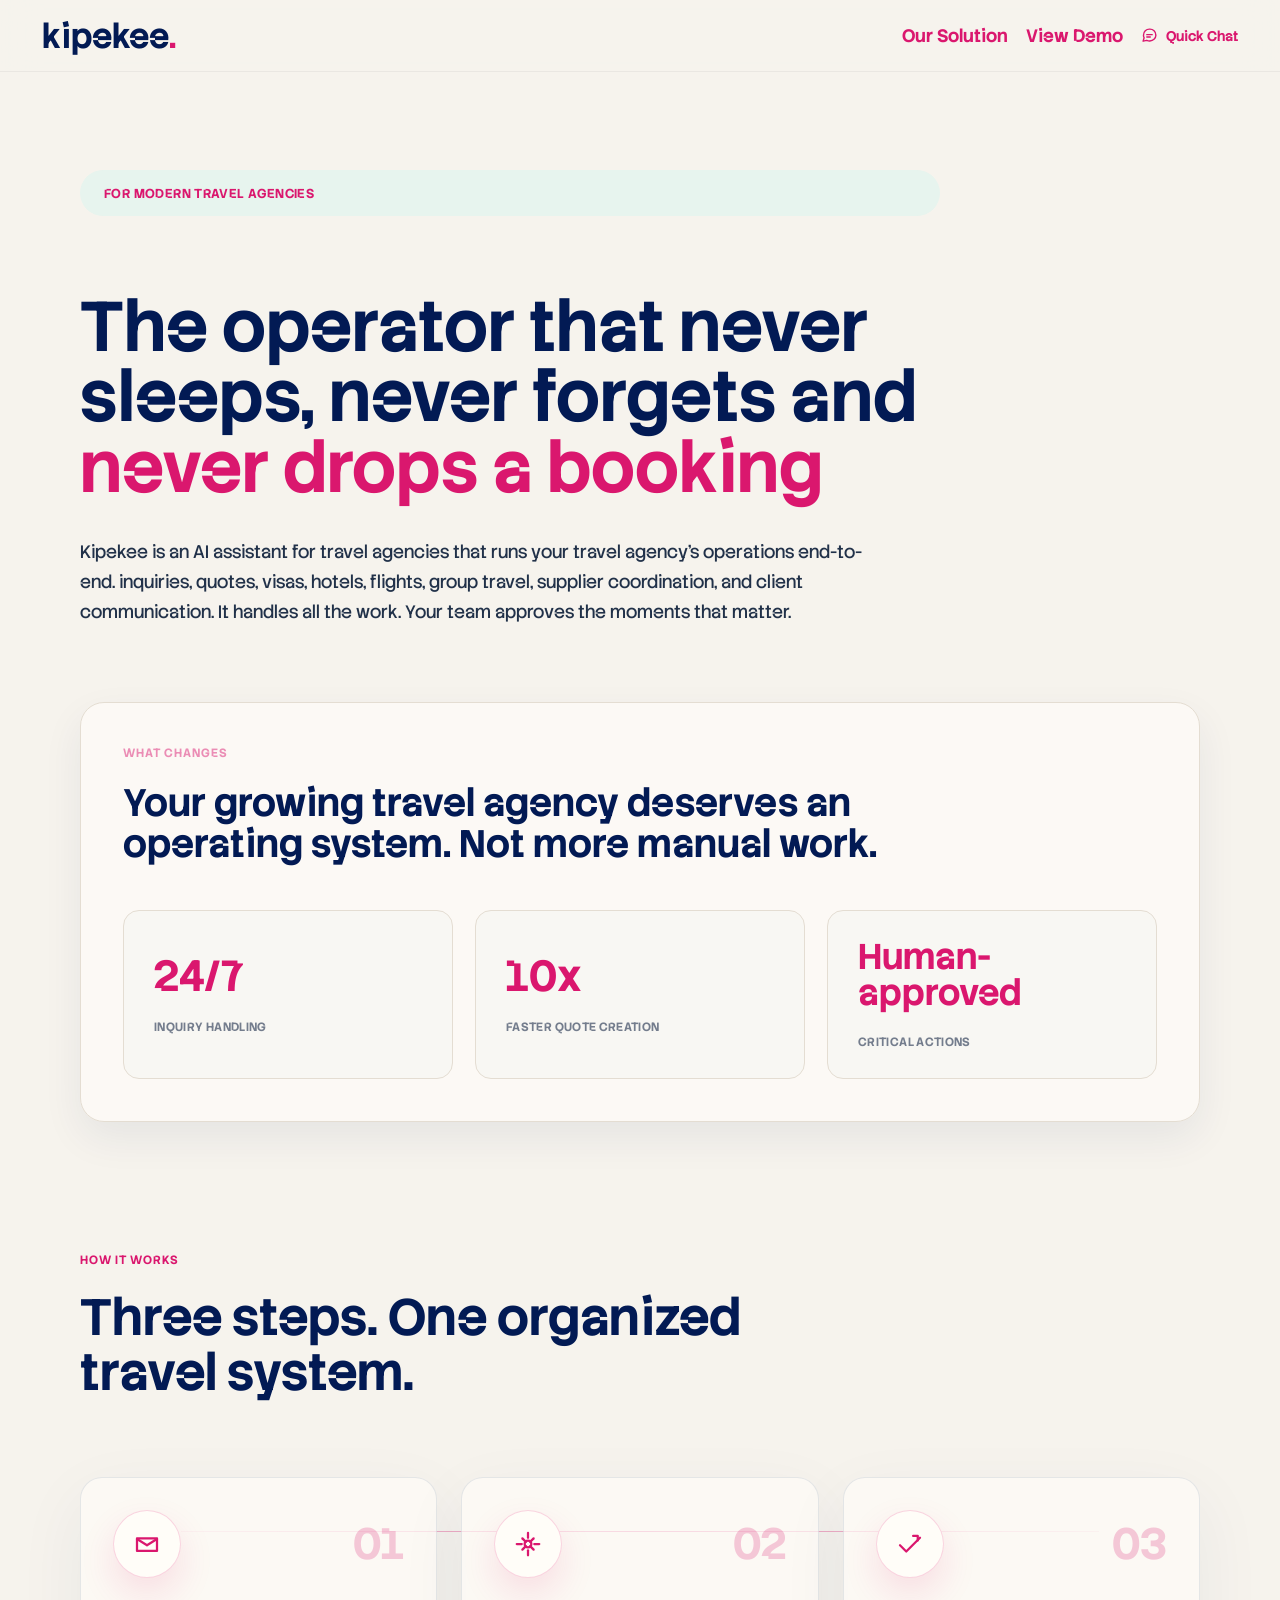
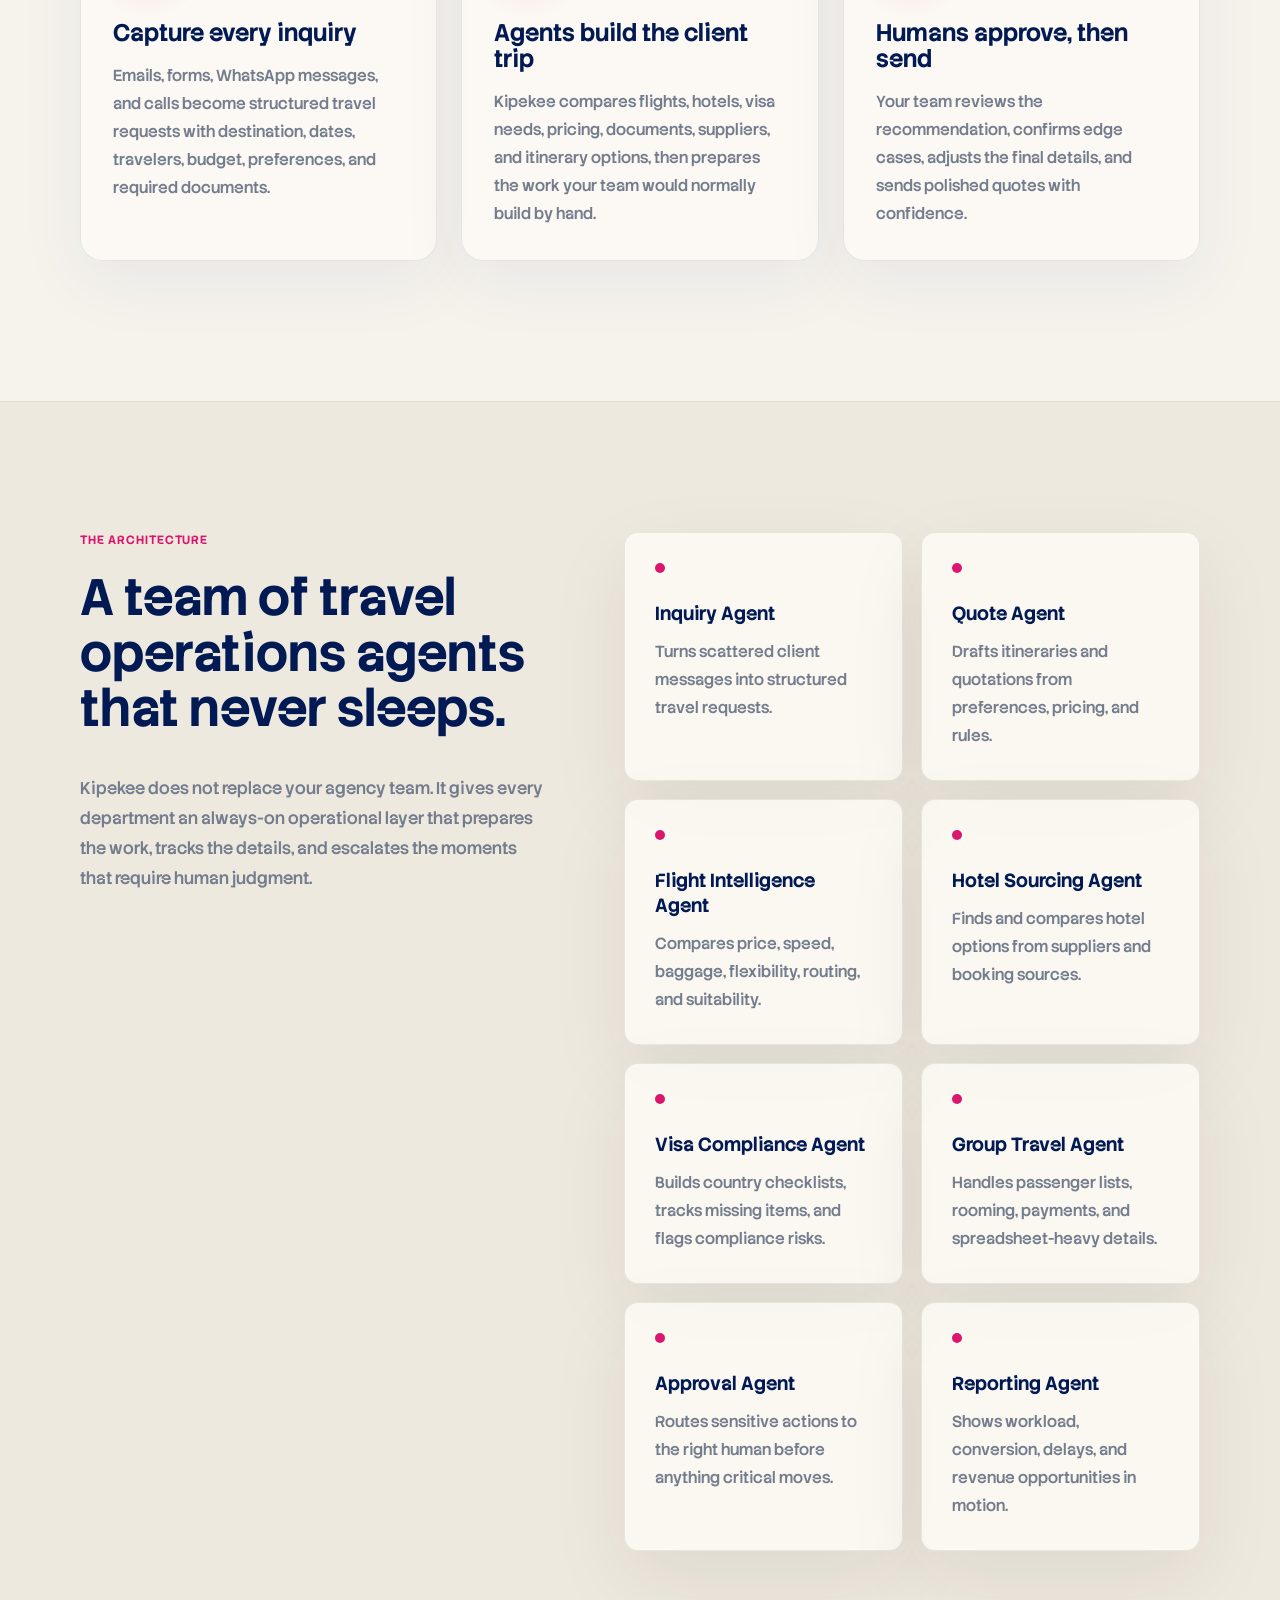
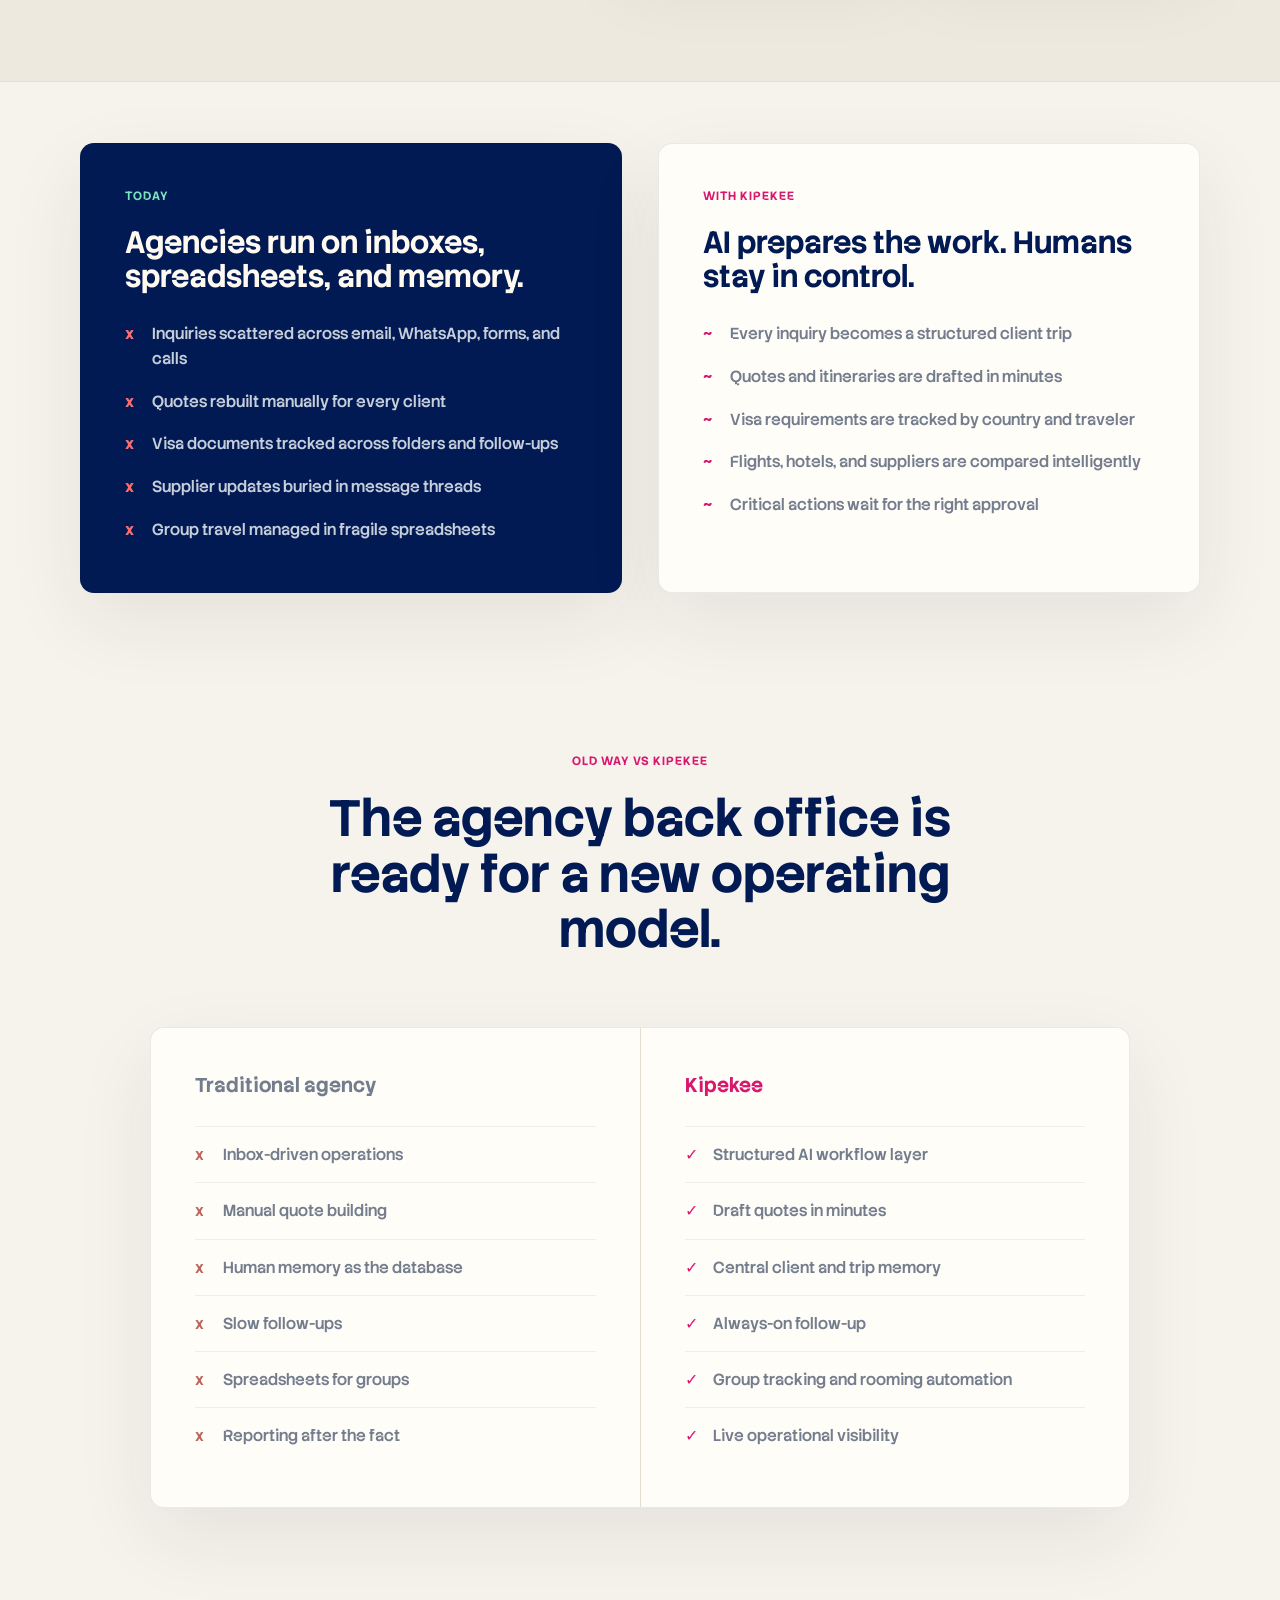
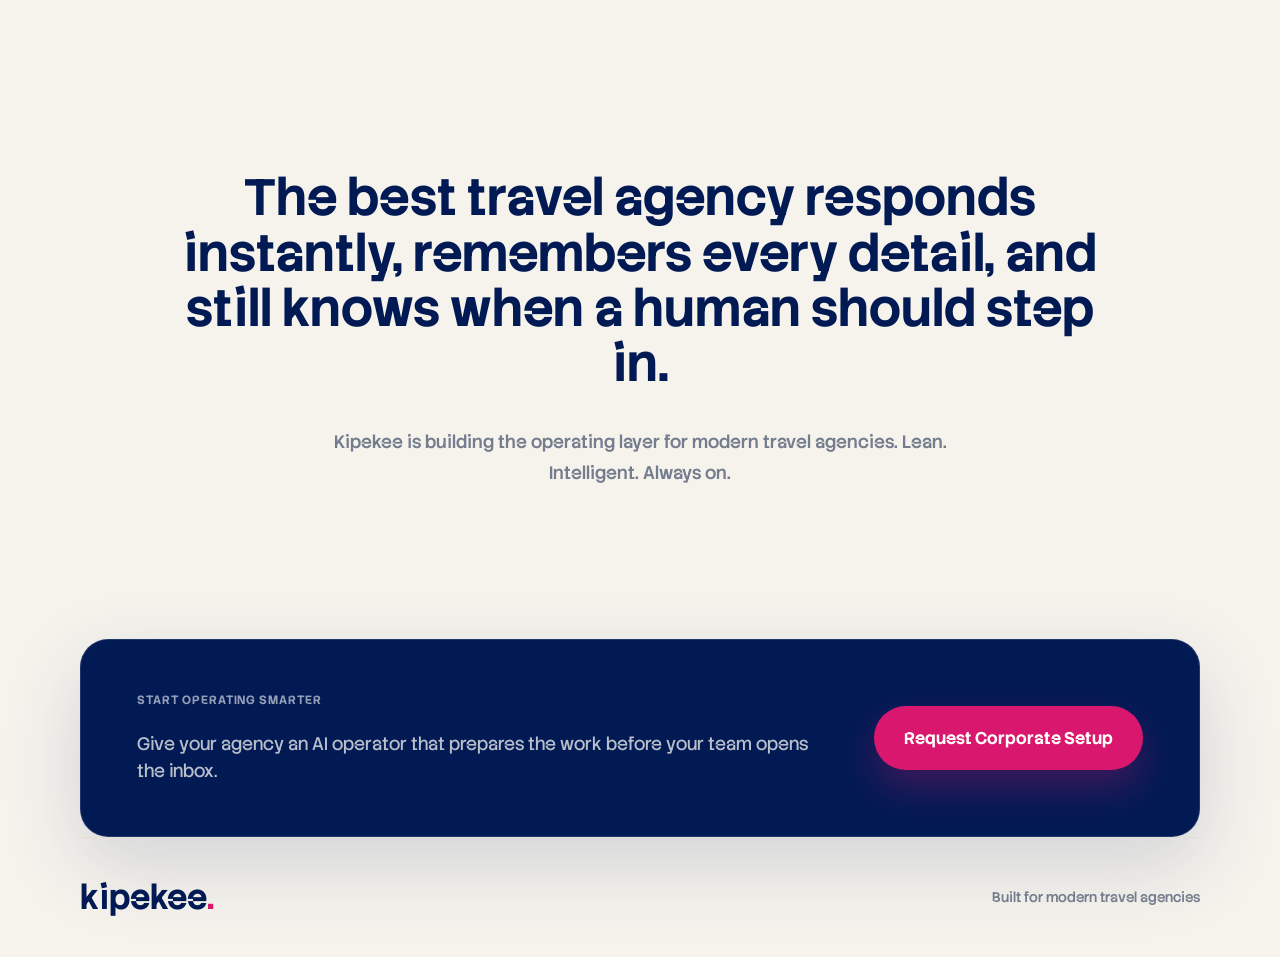
<file: index.html>
<!doctype html>
<html lang="en">
  <head>
    <meta charset="UTF-8" />
    <meta name="viewport" content="width=device-width, initial-scale=1.0" />
    <meta
      name="description"
      content="Kipekee is an AI operating system for travel agencies that automates inquiries, quotes, visas, suppliers, group travel, and client communication with human approval."
    />
    <title>Kipekee - AI Travel Operations</title>
    <link rel="stylesheet" href="styles.css" />
  </head>
  <body>
    <header class="nav">
      <a class="brand" href="#top" aria-label="Kipekee home">kipekee<span>.</span></a>
      <div class="nav-details" aria-label="Kipekee contact details">
        <a class="nav-link" href="solution.html">Our Solution</a>
        <a class="nav-link" href="dashboard.html">View Demo</a>
        <button class="quick-chat-trigger" type="button" aria-controls="quick-chat" aria-expanded="false">
          <svg viewBox="0 0 24 24" aria-hidden="true">
            <path d="M21 11.5a8.4 8.4 0 0 1-8.7 8.2 9.5 9.5 0 0 1-4.1-.9L3 20l1.4-4.8a7.8 7.8 0 0 1-.9-3.7A8.4 8.4 0 0 1 12.2 3 8.4 8.4 0 0 1 21 11.5Z" />
            <path d="M8.2 10.8h7.6" />
            <path d="M8.2 14h4.9" />
          </svg>
          Quick Chat
        </button>
      </div>
    </header>

    <main id="top">
      <section class="hero section-shell">
        <div class="label-bar">For modern travel agencies</div>
        <h1>
         The operator that never sleeps, never forgets and 
          <span>never drops a booking</span>
       </h1>
      
        <p>
          Kipekee is an AI assistant for travel agencies that runs your travel agency's operations end-to-end.
          inquiries, quotes, visas, hotels, flights, group travel, supplier coordination,
          and client communication. It handles all the work. Your team approves the moments
          that matter.
        </p>
       
        <!-- <h2>
          The operator that never sleeps, never forgets, and never lets a
          <span>quote go cold.</span>
       </h2>
        <h3>
        Your travel agency deserves an operating system. Not more manual work.
        </h3>
        <p>
          Kipekee is an AI assistant for travel agencies that gets the back office moving:
          inquiries, quotes, visas, hotels, flights, group travel, supplier coordination,
          and client communication. It handles all the work. Your team approves the moments
          that matter.
        </p> -->
      </section>

      <section class="metrics section-shell" aria-label="Kipekee metrics">
        <span class="kicker">What changes</span>
       <h3>
          Your growing travel agency deserves an operating system. Not more manual work.
        </h3>
        <div class="metric">
          <strong>24/7</strong>
          <span>Inquiry handling</span>
        </div>
        <div class="metric">
          <strong>10x</strong>
          <span>Faster quote creation</span>
        </div>
        <div class="metric">
          <strong>Human-approved</strong>
          <span>Critical actions</span>
        </div>
      
      </section>

      <section class="how section-shell">
        <div class="section-heading">
          <span class="kicker">How it works</span>
          <h2> Three steps. One <span>organized travel system.</span> </h2>
        </div>

        <div class="steps">
          <article>
            <div class="step-top">
              <div class="step-icon" aria-hidden="true">
                <svg viewBox="0 0 24 24" focusable="false">
                  <path d="M4 7.5h16v10H4z" />
                  <path d="m4 8 8 5 8-5" />
                </svg>
              </div>
              <div class="step-number">01</div>
            </div>
            <h3>Capture every inquiry</h3>
            <p>
              Emails, forms, WhatsApp messages, and calls become structured travel
              requests with destination, dates, travelers, budget, preferences, and
              required documents.
            </p>
          </article>
          <article>
            <div class="step-top">
              <div class="step-icon" aria-hidden="true">
                <svg viewBox="0 0 24 24" focusable="false">
                  <path d="M12 3v4" />
                  <path d="M12 17v4" />
                  <path d="M3 12h4" />
                  <path d="M17 12h4" />
                  <path d="m7.5 7.5 2.8 2.8" />
                  <path d="m13.7 13.7 2.8 2.8" />
                  <path d="m16.5 7.5-2.8 2.8" />
                  <path d="m10.3 13.7-2.8 2.8" />
                  <circle cx="12" cy="12" r="2.7" />
                </svg>
              </div>
              <div class="step-number">02</div>
            </div>
            <h3>Agents build the client trip</h3>
            <p>
              Kipekee compares flights, hotels, visa needs, pricing, documents, suppliers,
              and itinerary options, then prepares the work your team would normally build
              by hand.
            </p>
          </article>
          <article>
            <div class="step-top">
              <div class="step-icon" aria-hidden="true">
                <svg viewBox="0 0 24 24" focusable="false">
                  <path d="M20 7 9 18l-5-5" />
                  <path d="M14.5 5.5h3.7v3.7" />
                </svg>
              </div>
              <div class="step-number">03</div>
            </div>
            <h3>Humans approve, then send</h3>
            <p>
              Your team reviews the recommendation, confirms edge cases, adjusts the final
              details, and sends polished quotes with confidence.
            </p>
          </article>
        </div>
      </section>
 
      <section class="agents-section">
        <div class="section-shell agents-layout">
          <div class="agents-copy">
            <span class="kicker">The architecture</span>
            <h2>A team of travel operations agents that never sleeps.</h2>
            <p>
              Kipekee does not replace your agency team. It gives every department an
              always-on operational layer that prepares the work, tracks the details, and
              escalates the moments that require human judgment.
            </p>
          </div>

          <div class="agent-grid">
            <article class="agent-card">
              <span></span>
              <h3>Inquiry Agent</h3>
              <p>Turns scattered client messages into structured travel requests.</p>
            </article>
            <article class="agent-card">
              <span></span>
              <h3>Quote Agent</h3>
              <p>Drafts itineraries and quotations from preferences, pricing, and rules.</p>
            </article>
            <article class="agent-card">
              <span></span>
              <h3>Flight Intelligence Agent</h3>
              <p>Compares price, speed, baggage, flexibility, routing, and suitability.</p>
            </article>
            <article class="agent-card">
              <span></span>
              <h3>Hotel Sourcing Agent</h3>
              <p>Finds and compares hotel options from suppliers and booking sources.</p>
            </article>
            <article class="agent-card">
              <span></span>
              <h3>Visa Compliance Agent</h3>
              <p>Builds country checklists, tracks missing items, and flags compliance risks.</p>
            </article>
            <article class="agent-card">
              <span></span>
              <h3>Group Travel Agent</h3>
              <p>Handles passenger lists, rooming, payments, and spreadsheet-heavy details.</p>
            </article>
            <article class="agent-card">
              <span></span>
              <h3>Approval Agent</h3>
              <p>Routes sensitive actions to the right human before anything critical moves.</p>
            </article>
            <article class="agent-card">
              <span></span>
              <h3>Reporting Agent</h3>
              <p>Shows workload, conversion, delays, and revenue opportunities in motion.</p>
            </article>
          </div>
        </div>
      </section>
      <br>
      <section class="split-cards section-shell">
        <article class="contrast-card today">
          <span class="eyebrow">Today</span>
          <h3>Agencies run on inboxes, spreadsheets, and memory.</h3>
          <ul>
            <li>Inquiries scattered across email, WhatsApp, forms, and calls</li>
            <li>Quotes rebuilt manually for every client</li>
            <li>Visa documents tracked across folders and follow-ups</li>
            <li>Supplier updates buried in message threads</li>
            <li>Group travel managed in fragile spreadsheets</li>
          </ul>
        </article>

        <article class="contrast-card future">
          <span class="eyebrow">With Kipekee</span>
          <h3>AI prepares the work. Humans stay in control.</h3>
          <ul>
            <li>Every inquiry becomes a structured client trip</li>
            <li>Quotes and itineraries are drafted in minutes</li>
            <li>Visa requirements are tracked by country and traveler</li>
            <li>Flights, hotels, and suppliers are compared intelligently</li>
            <li>Critical actions wait for the right approval</li>
          </ul>
        </article>
      </section>

      <section class="operating-model section-shell">
        <div class="section-heading centered">
          <span class="kicker">Old way vs Kipekee</span>
          <h2>The agency back office is ready for a new operating model.</h2>
        </div>
        <div class="model-table">
          <div>
            <h3>Traditional agency</h3>
            <p>Inbox-driven operations</p>
            <p>Manual quote building</p>
            <p>Human memory as the database</p>
            <p>Slow follow-ups</p>
            <p>Spreadsheets for groups</p>
            <p>Reporting after the fact</p>
          </div>
          <div>
            <h3>Kipekee</h3>
            <p>Structured AI workflow layer</p>
            <p>Draft quotes in minutes</p>
            <p>Central client and trip memory</p>
            <p>Always-on follow-up</p>
            <p>Group tracking and rooming automation</p>
            <p>Live operational visibility</p>
          </div>
        </div>
      </section>

 

      <section class="manifesto section-shell">
        <h2>
          The best travel agency responds instantly, remembers every detail, and still
          knows when a human should step in.
        </h2>
        <p>Kipekee is building the operating layer for modern travel agencies. Lean. Intelligent. Always on.</p>
      </section>
      <section class="cta section-shell">
        <div>
          <span class="kicker">Start operating smarter</span>
          <p>Give your agency an AI operator that prepares the work before your team opens the inbox.</p>
        
        </div>
        <a
          class="cta-button"
          href="https://wa.me/254726436676?text=Hi%20Sean%2C%20I%27d%20like%20to%20request%20a%20corporate%20setup%20for%20Kipekee."
          target="_blank"
          rel="noopener"
        >
          Request Corporate Setup
        </a>
      </section>
    </main>

    <footer class="footer section-shell">
      <a class="brand" href="#top" aria-label="Kipekee home">kipekee<span>.</span></a>
      <p>Built for modern travel agencies</p>
    </footer>

    <div class="quick-chat" id="quick-chat" aria-hidden="true">
      <div class="quick-chat-panel" role="dialog" aria-labelledby="quick-chat-title">
        <button class="quick-chat-close" type="button" aria-label="Close quick chat">×</button>
        <span class="kicker">Quick chat</span>
        <h2 id="quick-chat-title">Hi, I’m Sean. Ready to answer your questions.</h2>
     <br>
        <form class="quick-chat-form">
          <textarea name="message" rows="4" placeholder="Type your question..." required></textarea>
          <button type="submit">Send</button>
        </form>
      </div>
    </div>

    <script>
      const chat = document.querySelector("#quick-chat");
      const chatTrigger = document.querySelector(".quick-chat-trigger");
      const chatClose = document.querySelector(".quick-chat-close");
      const chatForm = document.querySelector(".quick-chat-form");
      const whatsappNumber = "254726436676";

      function setChatOpen(isOpen) {
        chat.classList.toggle("is-open", isOpen);
        chat.setAttribute("aria-hidden", String(!isOpen));
        chatTrigger.setAttribute("aria-expanded", String(isOpen));
      }

      chatTrigger.addEventListener("click", () => setChatOpen(true));
      chatClose.addEventListener("click", () => setChatOpen(false));

      chatForm.addEventListener("submit", (event) => {
        event.preventDefault();
        const data = new FormData(chatForm);
        const userMessage = data.get("message").trim();
        const text = `Hi Sean, I have a question about Kipekee: ${userMessage}`;
        window.open(`https://wa.me/${whatsappNumber}?text=${encodeURIComponent(text)}`, "_blank");
        chatForm.reset();
      });
    </script>
  </body>
</html>
</file>
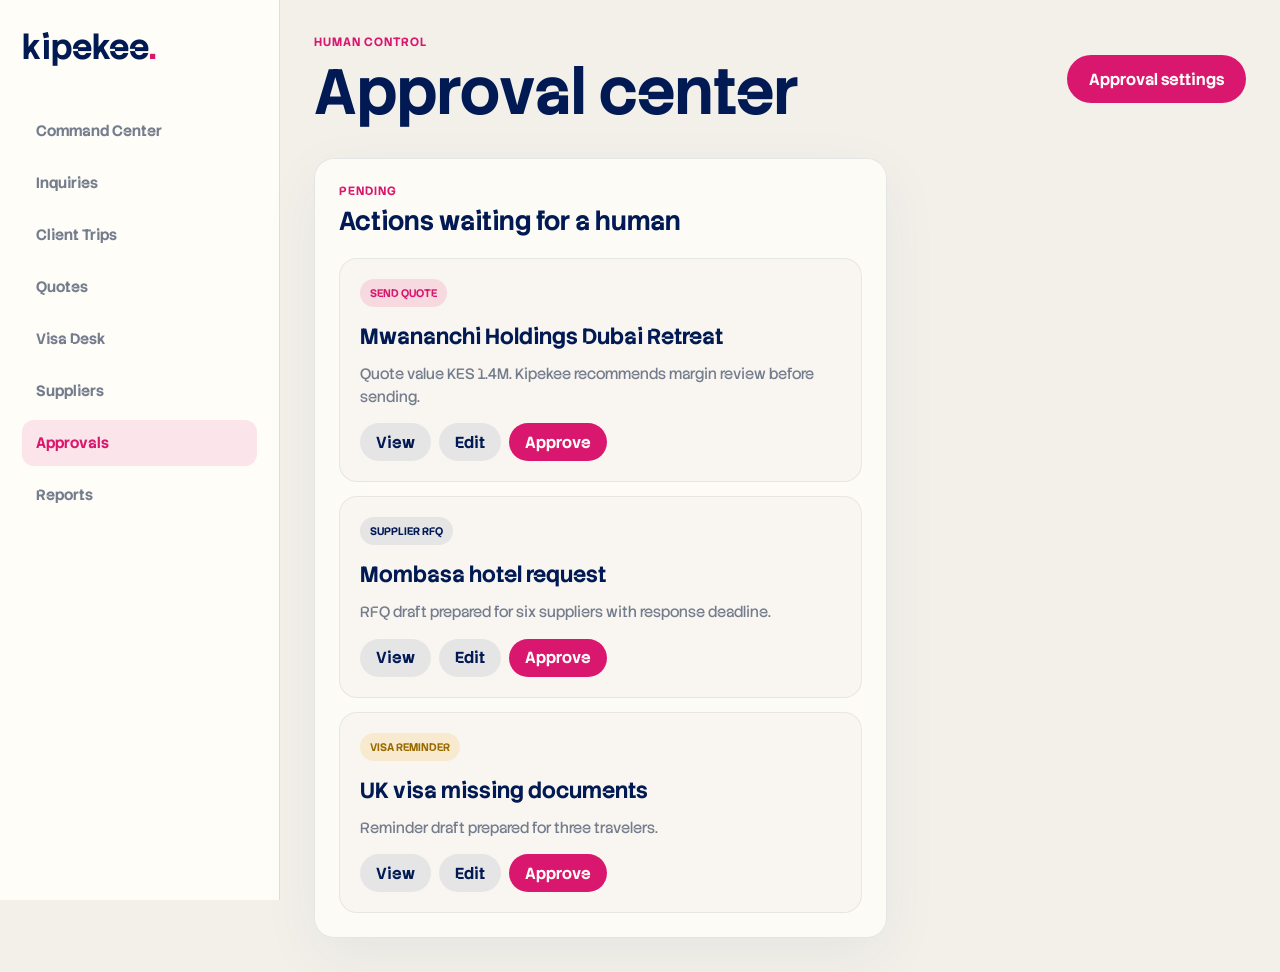
<file: approvals.html>
<!doctype html>
<html lang="en">
  <head>
    <meta charset="UTF-8" />
    <meta name="viewport" content="width=device-width, initial-scale=1.0" />
    <title>Approvals - Kipekee OS</title>
    <link rel="stylesheet" href="styles.css" />
  </head>
  <body class="dashboard-body is-loaded">
    <aside class="dash-sidebar">
      <a class="brand" href="index.html">kipekee<span>.</span></a>
      <nav class="dash-nav">
        <a href="dashboard.html">Command Center</a><a href="inquiries.html">Inquiries</a><a href="client-trips.html">Client Trips</a><a href="quotes.html">Quotes</a><a href="visa-desk.html">Visa Desk</a><a href="suppliers.html">Suppliers</a><a class="is-active" href="approvals.html">Approvals</a><a href="reports.html">Reports</a>
      </nav>
    </aside>
    <main class="dash-main">
      <header class="dash-topbar"><div><span class="kicker">Human control</span><h1>Approval center</h1></div><div class="dash-actions"><button type="button">Approval settings</button></div></header>
      <section class="dash-page-grid">
        <article class="dash-panel dash-panel-wide">
          <div class="dash-panel-head"><div><span class="kicker">Pending</span><h2>Actions waiting for a human</h2></div></div>
          <div class="approval-center-list">
            <article><span class="pill hot">Send quote</span><h3>Mwananchi Holdings Dubai Retreat</h3><p>Quote value KES 1.4M. Kipekee recommends margin review before sending.</p><div class="approval-actions"><button>View</button><button>Edit</button><button>Approve</button></div></article>
            <article><span class="pill">Supplier RFQ</span><h3>Mombasa hotel request</h3><p>RFQ draft prepared for six suppliers with response deadline.</p><div class="approval-actions"><button>View</button><button>Edit</button><button>Approve</button></div></article>
            <article><span class="pill warn">Visa reminder</span><h3>UK visa missing documents</h3><p>Reminder draft prepared for three travelers.</p><div class="approval-actions"><button>View</button><button>Edit</button><button>Approve</button></div></article>
          </div>
        </article>
      </section>
    </main>
  </body>
</html>
</file>
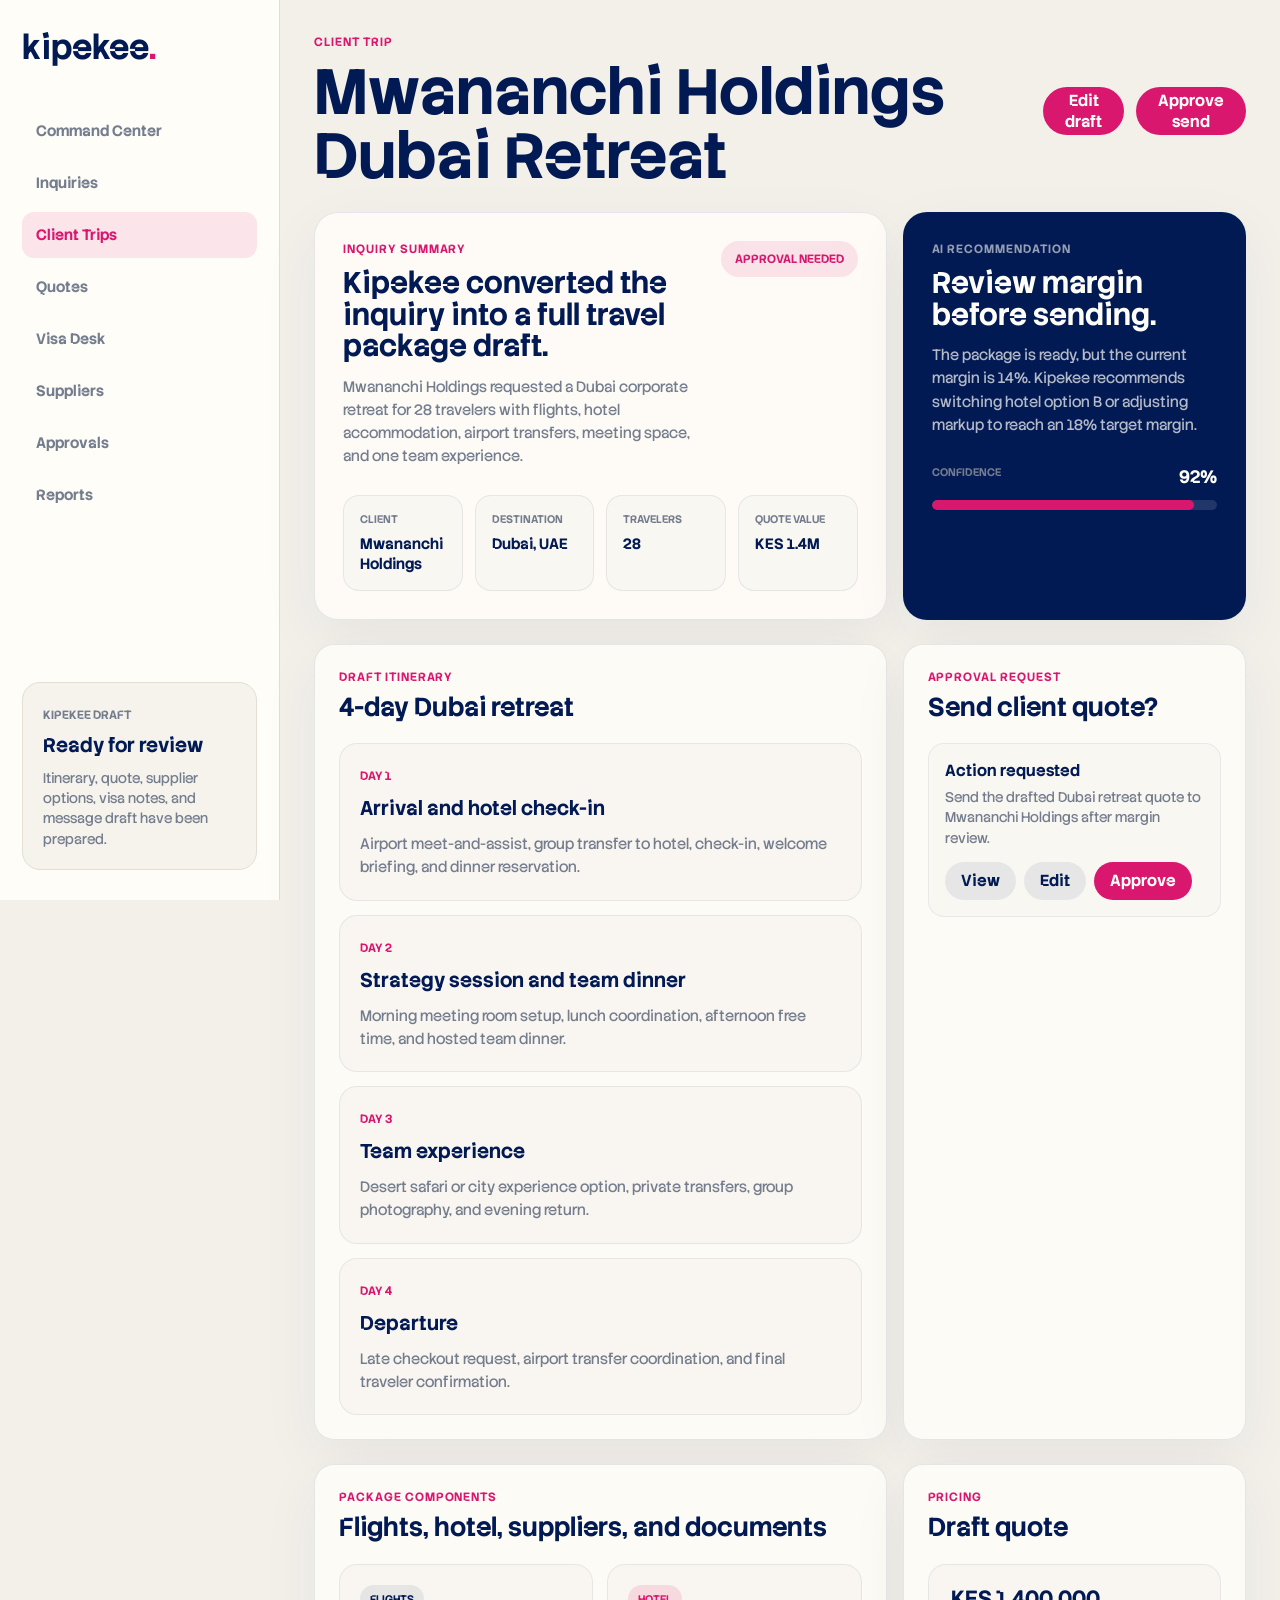
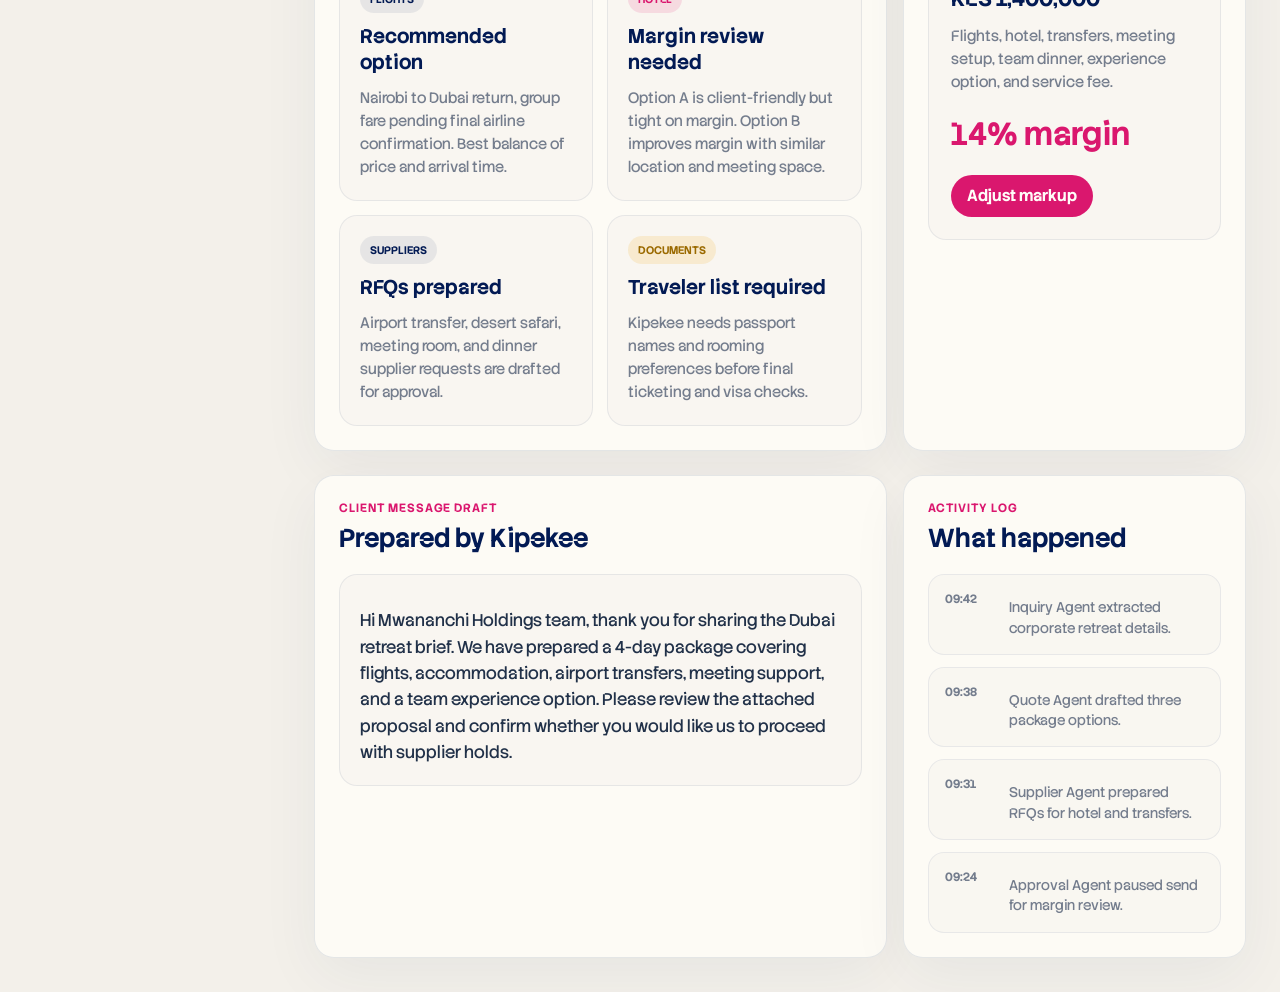
<file: client-trip-mwananchi-dubai.html>
<!doctype html>
<html lang="en">
  <head>
    <meta charset="UTF-8" />
    <meta name="viewport" content="width=device-width, initial-scale=1.0" />
    <title>Mwananchi Holdings Dubai Retreat - Kipekee OS</title>
    <link rel="stylesheet" href="styles.css" />
  </head>
  <body class="dashboard-body is-loaded">
    <aside class="dash-sidebar">
      <a class="brand" href="index.html" aria-label="Kipekee home">kipekee<span>.</span></a>
      <nav class="dash-nav" aria-label="Dashboard navigation">
        <a href="dashboard.html">Command Center</a>
        <a href="inquiries.html">Inquiries</a>
        <a class="is-active" href="client-trips.html">Client Trips</a>
        <a href="quotes.html">Quotes</a>
        <a href="visa-desk.html">Visa Desk</a>
        <a href="suppliers.html">Suppliers</a>
        <a href="approvals.html">Approvals</a>
        <a href="reports.html">Reports</a>
      </nav>
      <div class="dash-sidebar-card">
        <span>Kipekee draft</span>
        <strong>Ready for review</strong>
        <p>Itinerary, quote, supplier options, visa notes, and message draft have been prepared.</p>
      </div>
    </aside>

    <main class="dash-main">
      <header class="dash-topbar">
        <div>
          <span class="kicker">Client trip</span>
          <h1>Mwananchi Holdings Dubai Retreat</h1>
        </div>
        <div class="dash-actions">
          <button type="button">Edit draft</button>
          <button type="button">Approve send</button>
        </div>
      </header>

      <section class="client-trip-hero">
        <article class="trip-detail-card">
          <div class="trip-detail-head">
            <div>
              <span class="kicker">Inquiry summary</span>
              <h2>Kipekee converted the inquiry into a full travel package draft.</h2>
              <p>
                Mwananchi Holdings requested a Dubai corporate retreat for 28 travelers with flights,
                hotel accommodation, airport transfers, meeting space, and one team experience.
              </p>
            </div>
            <span class="trip-status">Approval needed</span>
          </div>

          <div class="trip-detail-grid">
            <div><span>Client</span><strong>Mwananchi Holdings</strong></div>
            <div><span>Destination</span><strong>Dubai, UAE</strong></div>
            <div><span>Travelers</span><strong>28</strong></div>
            <div><span>Quote value</span><strong>KES 1.4M</strong></div>
          </div>
        </article>

        <aside class="ai-recommendation-card">
          <span class="kicker">AI recommendation</span>
          <h2>Review margin before sending.</h2>
          <p>
            The package is ready, but the current margin is 14%. Kipekee recommends switching
            hotel option B or adjusting markup to reach an 18% target margin.
          </p>
          <div class="confidence-meter">
            <div><span>Confidence</span><strong>92%</strong></div>
            <div><span style="width: 92%"></span></div>
          </div>
        </aside>
      </section>

      <section class="client-trip-layout">
        <article class="dash-panel dash-panel-wide">
          <div class="dash-panel-head">
            <div>
              <span class="kicker">Draft itinerary</span>
              <h2>4-day Dubai retreat</h2>
            </div>
          </div>
          <div class="itinerary-list">
            <div>
              <span>Day 1</span>
              <h3>Arrival and hotel check-in</h3>
              <p>Airport meet-and-assist, group transfer to hotel, check-in, welcome briefing, and dinner reservation.</p>
            </div>
            <div>
              <span>Day 2</span>
              <h3>Strategy session and team dinner</h3>
              <p>Morning meeting room setup, lunch coordination, afternoon free time, and hosted team dinner.</p>
            </div>
            <div>
              <span>Day 3</span>
              <h3>Team experience</h3>
              <p>Desert safari or city experience option, private transfers, group photography, and evening return.</p>
            </div>
            <div>
              <span>Day 4</span>
              <h3>Departure</h3>
              <p>Late checkout request, airport transfer coordination, and final traveler confirmation.</p>
            </div>
          </div>
        </article>

        <aside class="dash-panel">
          <div class="dash-panel-head">
            <div>
              <span class="kicker">Approval request</span>
              <h2>Send client quote?</h2>
            </div>
          </div>
          <div class="approval-stack">
            <div>
              <strong>Action requested</strong>
              <p>Send the drafted Dubai retreat quote to Mwananchi Holdings after margin review.</p>
              <div class="approval-actions">
                <button type="button">View</button>
                <button type="button">Edit</button>
                <button type="button">Approve</button>
              </div>
            </div>
          </div>
        </aside>
      </section>

      <section class="client-trip-layout">
        <article class="dash-panel dash-panel-wide">
          <div class="dash-panel-head">
            <div>
              <span class="kicker">Package components</span>
              <h2>Flights, hotel, suppliers, and documents</h2>
            </div>
          </div>
          <div class="package-grid">
            <article>
              <span class="pill">Flights</span>
              <h3>Recommended option</h3>
              <p>Nairobi to Dubai return, group fare pending final airline confirmation. Best balance of price and arrival time.</p>
            </article>
            <article>
              <span class="pill hot">Hotel</span>
              <h3>Margin review needed</h3>
              <p>Option A is client-friendly but tight on margin. Option B improves margin with similar location and meeting space.</p>
            </article>
            <article>
              <span class="pill">Suppliers</span>
              <h3>RFQs prepared</h3>
              <p>Airport transfer, desert safari, meeting room, and dinner supplier requests are drafted for approval.</p>
            </article>
            <article>
              <span class="pill warn">Documents</span>
              <h3>Traveler list required</h3>
              <p>Kipekee needs passport names and rooming preferences before final ticketing and visa checks.</p>
            </article>
          </div>
        </article>

        <aside class="dash-panel">
          <div class="dash-panel-head">
            <div>
              <span class="kicker">Pricing</span>
              <h2>Draft quote</h2>
            </div>
          </div>
          <div class="quote-preview">
            <h3>KES 1,400,000</h3>
            <p>Flights, hotel, transfers, meeting setup, team dinner, experience option, and service fee.</p>
            <strong>14% margin</strong>
            <button type="button">Adjust markup</button>
          </div>
        </aside>
      </section>

      <section class="client-trip-layout">
        <article class="dash-panel dash-panel-wide">
          <div class="dash-panel-head">
            <div>
              <span class="kicker">Client message draft</span>
              <h2>Prepared by Kipekee</h2>
            </div>
          </div>
          <div class="message-draft">
            <p>
              Hi Mwananchi Holdings team, thank you for sharing the Dubai retreat brief.
              We have prepared a 4-day package covering flights, accommodation, airport transfers,
              meeting support, and a team experience option. Please review the attached proposal
              and confirm whether you would like us to proceed with supplier holds.
            </p>
          </div>
        </article>

        <aside class="dash-panel">
          <div class="dash-panel-head">
            <div>
              <span class="kicker">Activity log</span>
              <h2>What happened</h2>
            </div>
          </div>
          <div class="activity-feed">
            <div><span>09:42</span><p>Inquiry Agent extracted corporate retreat details.</p></div>
            <div><span>09:38</span><p>Quote Agent drafted three package options.</p></div>
            <div><span>09:31</span><p>Supplier Agent prepared RFQs for hotel and transfers.</p></div>
            <div><span>09:24</span><p>Approval Agent paused send for margin review.</p></div>
          </div>
        </aside>
      </section>
    </main>
  </body>
</html>
</file>
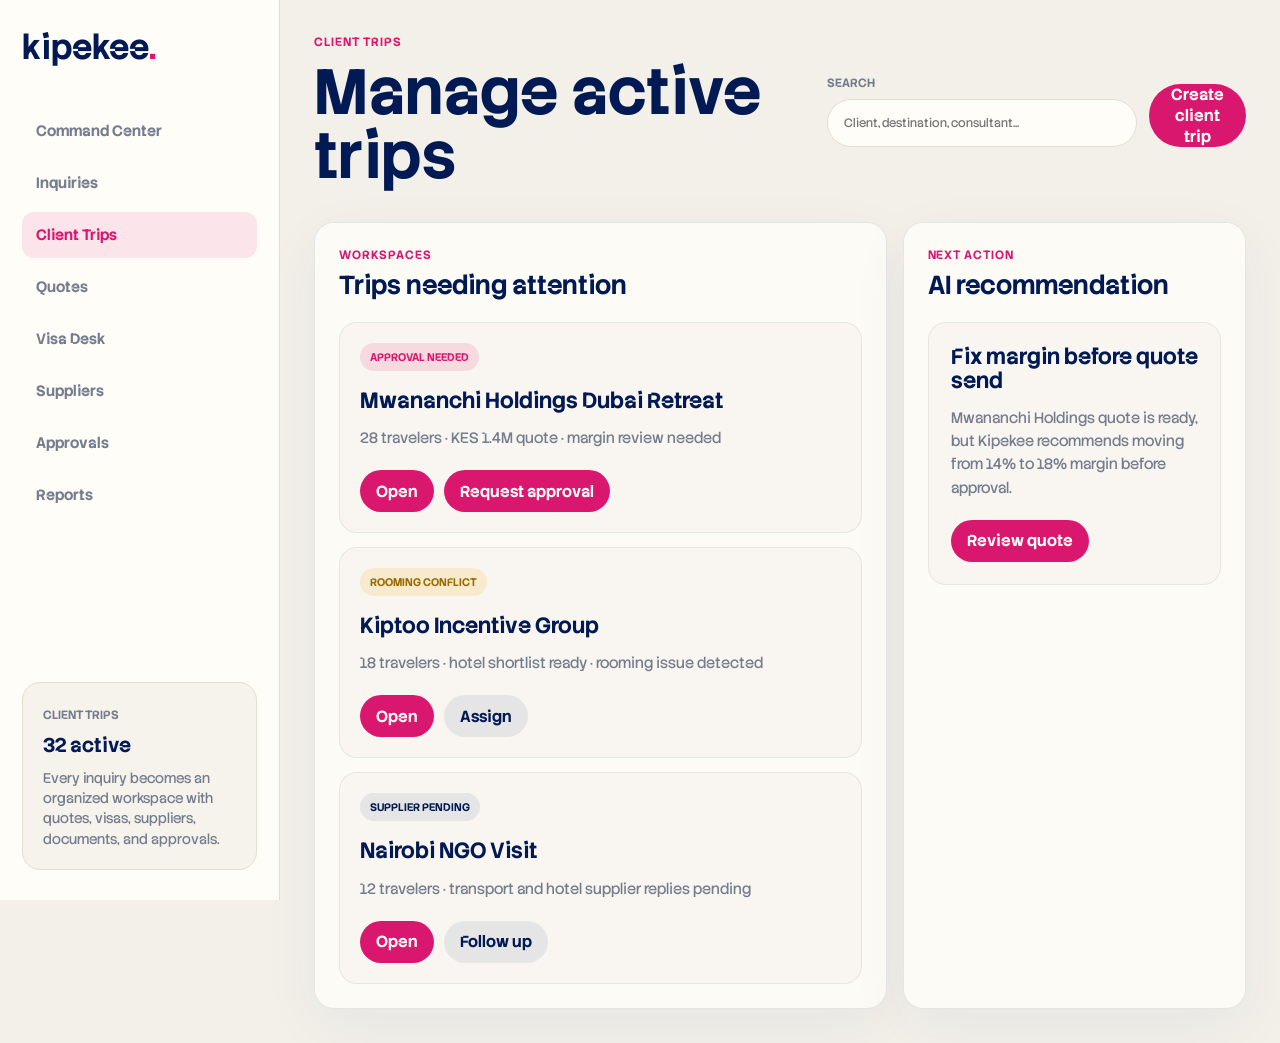
<file: client-trips.html>
<!doctype html>
<html lang="en">
  <head>
    <meta charset="UTF-8" />
    <meta name="viewport" content="width=device-width, initial-scale=1.0" />
    <title>Client Trips - Kipekee OS</title>
    <link rel="stylesheet" href="styles.css" />
  </head>
  <body class="dashboard-body is-loaded">
    <aside class="dash-sidebar">
      <a class="brand" href="index.html" aria-label="Kipekee home">kipekee<span>.</span></a>
      <nav class="dash-nav" aria-label="Dashboard navigation">
        <a href="dashboard.html">Command Center</a>
        <a href="inquiries.html">Inquiries</a>
        <a class="is-active" href="client-trips.html">Client Trips</a>
        <a href="quotes.html">Quotes</a>
        <a href="visa-desk.html">Visa Desk</a>
        <a href="suppliers.html">Suppliers</a>
        <a href="approvals.html">Approvals</a>
        <a href="reports.html">Reports</a>
      </nav>
      <div class="dash-sidebar-card">
        <span>Client trips</span>
        <strong>32 active</strong>
        <p>Every inquiry becomes an organized workspace with quotes, visas, suppliers, documents, and approvals.</p>
      </div>
    </aside>

    <main class="dash-main">
      <header class="dash-topbar">
        <div>
          <span class="kicker">Client trips</span>
          <h1>Manage active trips</h1>
        </div>
        <div class="dash-actions">
          <label class="dash-search"><span>Search</span><input type="search" placeholder="Client, destination, consultant..." /></label>
          <button type="button">Create client trip</button>
        </div>
      </header>

      <section class="dash-page-grid">
        <article class="dash-panel dash-panel-wide">
          <div class="dash-panel-head"><div><span class="kicker">Workspaces</span><h2>Trips needing attention</h2></div></div>
          <div class="client-trip-board">
            <article>
              <span class="pill hot">Approval needed</span>
              <h3>Mwananchi Holdings Dubai Retreat</h3>
              <p>28 travelers · KES 1.4M quote · margin review needed</p>
              <div><a class="dash-action-link" href="client-trip-mwananchi-dubai.html">Open</a><button type="button">Request approval</button></div>
            </article>
            <article>
              <span class="pill warn">Rooming conflict</span>
              <h3>Kiptoo Incentive Group</h3>
              <p>18 travelers · hotel shortlist ready · rooming issue detected</p>
              <div><button type="button">Open</button><button type="button">Assign</button></div>
            </article>
            <article>
              <span class="pill">Supplier pending</span>
              <h3>Nairobi NGO Visit</h3>
              <p>12 travelers · transport and hotel supplier replies pending</p>
              <div><button type="button">Open</button><button type="button">Follow up</button></div>
            </article>
          </div>
        </article>

        <aside class="dash-panel">
          <div class="dash-panel-head"><div><span class="kicker">Next action</span><h2>AI recommendation</h2></div></div>
          <div class="insight-card">
            <strong>Fix margin before quote send</strong>
            <p>Mwananchi Holdings quote is ready, but Kipekee recommends moving from 14% to 18% margin before approval.</p>
            <button type="button">Review quote</button>
          </div>
        </aside>
      </section>
    </main>
  </body>
</html>
</file>
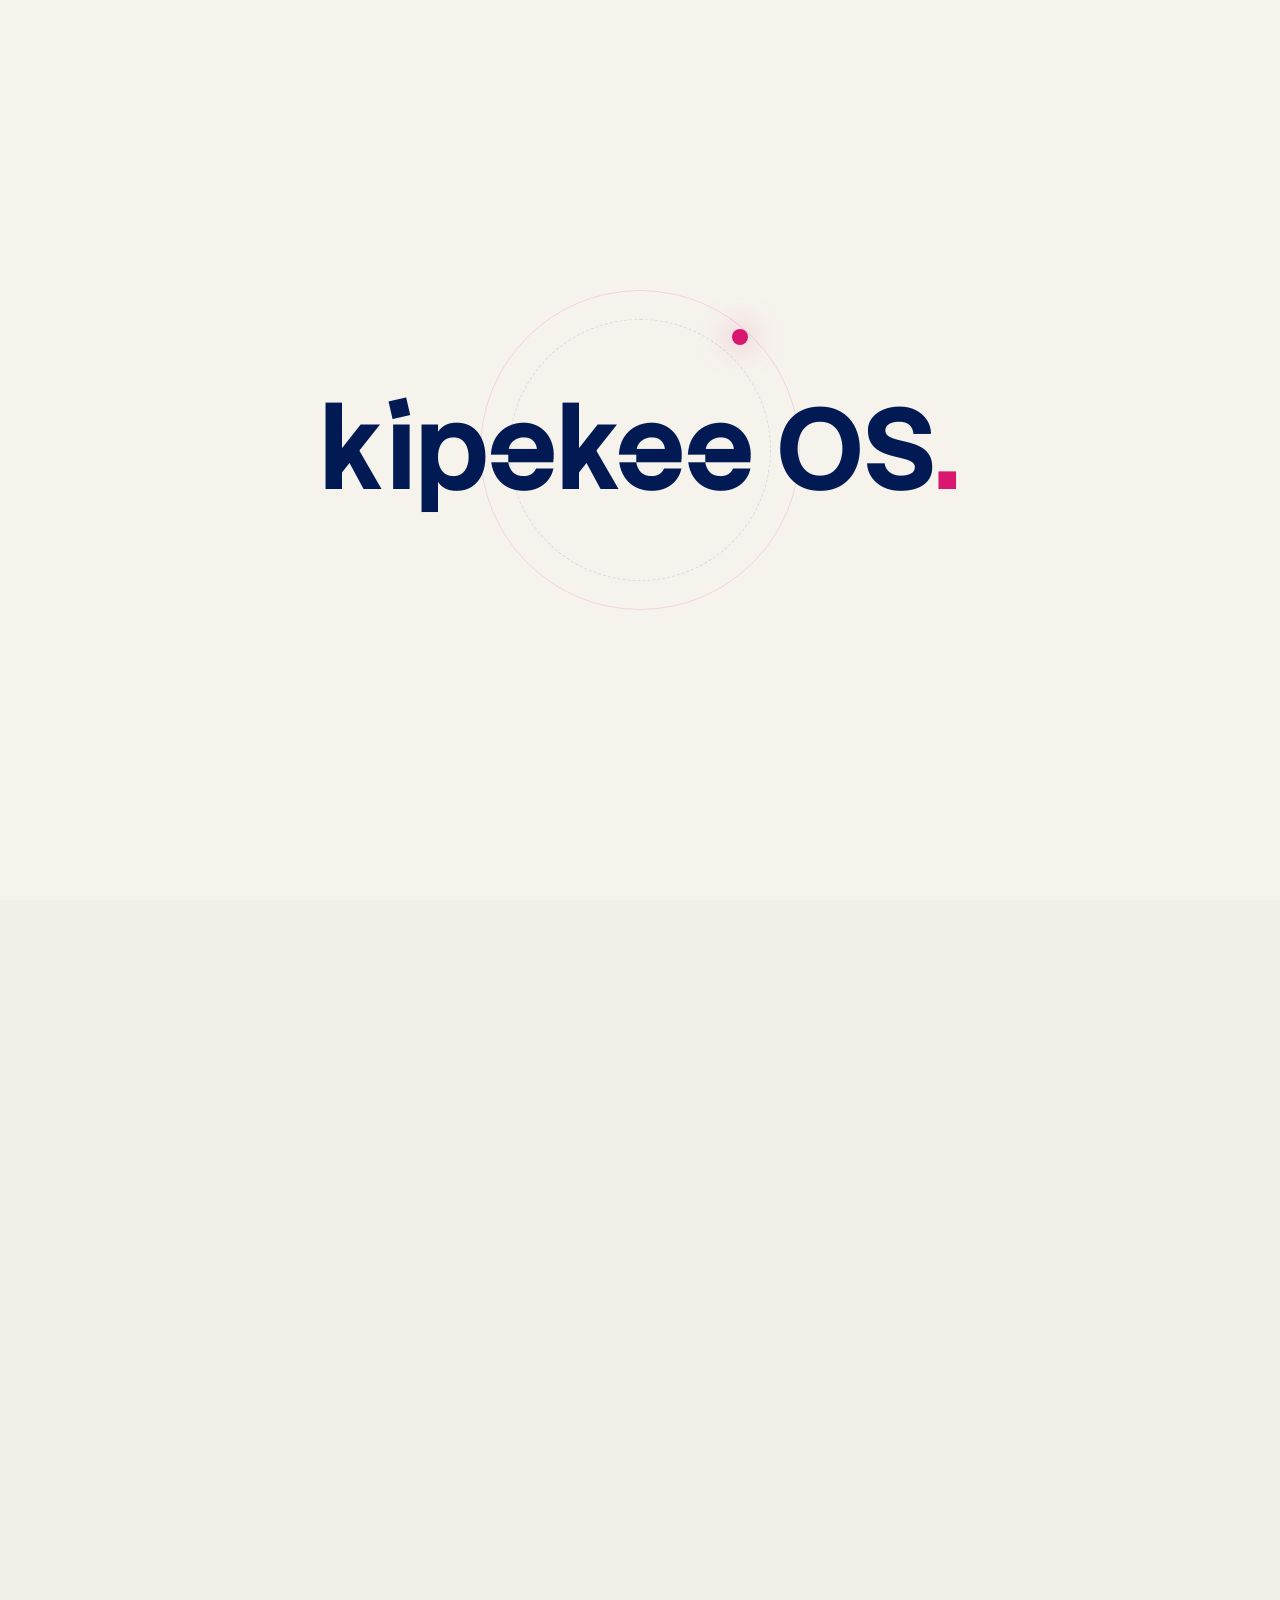
<file: dashboard.html>
<!doctype html>
<html lang="en">
  <head>
    <meta charset="UTF-8" />
    <meta name="viewport" content="width=device-width, initial-scale=1.0" />
    <meta
      name="description"
      content="A static prototype of the Kipekee AI travel agency operating system dashboard."
    />
    <title>Kipekee OS Dashboard</title>
    <link rel="stylesheet" href="styles.css" />
  </head>
  <body class="dashboard-body is-loading">
    <div class="demo-preloader" aria-label="Loading Kipekee demo">
      <div class="preloader-orbit" aria-hidden="true"></div>
      <div class="preloader-logo">kipekee OS<span>.</span></div>
      
    </div>

    <aside class="dash-sidebar">
      <nav class="dash-nav" aria-label="Dashboard navigation">
        <a class="is-active" href="dashboard.html">Command Center</a>
        <a href="inquiries.html">Inquiries</a>
        <a href="client-trips.html">Client Trips</a>
        <a href="quotes.html">Quotes</a>
        <a href="visa-desk.html">Visa Desk</a>
        <a href="suppliers.html">Suppliers</a>
        <a href="approvals.html">Approvals</a>
        <a href="reports.html">Reports</a>
      </nav>
      <div class="dash-sidebar-card">
        <span>AI status</span>
        <strong>8 agents active</strong>
        <p>Monitoring inboxes, quotes, visa files, suppliers, and follow-ups.</p>
      </div>
    </aside>

    <main class="dash-main" id="command">
      <header class="dash-topbar">
        <div>
          <span class="kicker">Kipekee OS</span>
          <h1>Command Center</h1>
        </div>
        <div class="dash-actions">
          <label class="dash-search">
            <span>Search</span>
            <input type="search" placeholder="Client, destination, quote..." />
          </label>
          <button type="button">Create client trip</button>
        </div>
      </header>

      <section class="dash-kpis" aria-label="Operating metrics">
        <article>
          <span>New inquiries</span>
          <strong>18</strong>
          <p>6 urgent, 12 normal</p>
        </article>
        <article>
          <span>Quotes ready</span>
          <strong>7</strong>
          <p>Waiting for review</p>
        </article>
        <article>
          <span>Approvals needed</span>
          <strong>4</strong>
          <p>Before client send</p>
        </article>
        <article>
          <span>Follow-ups due</span>
          <strong>11</strong>
          <p>Across warm leads</p>
        </article>
        <article>
          <span>Visa risks</span>
          <strong>3</strong>
          <p>Missing documents</p>
        </article>
      </section>

      <section class="dash-grid">
        <article class="dash-panel dash-panel-large" id="inquiries">
          <div class="dash-panel-head">
            <div>
              <span class="kicker">Live queue</span>
              <h2>Priority workflow queue</h2>
            </div>
            <button type="button">View all</button>
          </div>
          <div class="workflow-queue">
            <div class="queue-row">
              <span class="status-dot hot"></span>
              <div>
                <strong>Corporate retreat inquiry</strong>
                <p>Dubai, 28 travelers, hotel + flights, response needed today</p>
              </div>
              <span>Quote drafting</span>
            </div>
            <div class="queue-row">
              <span class="status-dot"></span>
              <div>
                <strong>Family holiday request</strong>
                <p>Portugal, 5 travelers, budget noted, hotel options pending</p>
              </div>
              <span>Hotel sourcing</span>
            </div>
            <div class="queue-row">
              <span class="status-dot warn"></span>
              <div>
                <strong>Visa file missing documents</strong>
                <p>UK visitor visa, bank statement and invitation letter missing</p>
              </div>
              <span>Needs reminder</span>
            </div>
            <div class="queue-row">
              <span class="status-dot"></span>
              <div>
                <strong>School group movement</strong>
                <p>Rooming list updated, 4 passports still pending</p>
              </div>
              <span>Travel coordination</span>
            </div>
          </div>
        </article>

        <article class="dash-panel" id="approvals">
          <div class="dash-panel-head">
            <div>
              <span class="kicker">Human control</span>
              <h2>Approval queue</h2>
            </div>
          </div>
          <div class="approval-stack">
            <div>
              <strong>Send quote to Mwananchi Holdings</strong>
              <p>Quote value: KES 1.4M. Margin: 14%.</p>
              <div class="approval-actions">
                <button type="button" data-approval-action="View">View</button>
                <button type="button" data-approval-action="Edit">Edit</button>
                <button type="button" data-approval-action="Approve">Approve</button>
              </div>
            </div>
            <div>
              <strong>Supplier RFQ: Mombasa hotels</strong>
              <p>Agent prepared 6 supplier requests.</p>
              <div class="approval-actions">
                <button type="button" data-approval-action="View">View</button>
                <button type="button" data-approval-action="Edit">Edit</button>
                <button type="button" data-approval-action="Approve">Approve</button>
              </div>
            </div>
          </div>
        </article>

        <article class="dash-panel" id="trips">
          <div class="dash-panel-head">
            <div>
              <span class="kicker">Client trips</span>
              <h2>Needs attention</h2>
            </div>
          </div>
          <div class="trip-list">
            <div>
              <strong>Wanjiku family package</strong>
              <span>Awaiting flight approval</span>
            </div>
            <div>
              <strong>Kiptoo incentive group</strong>
              <span>Rooming conflict found</span>
            </div>
            <div>
              <strong>Nairobi NGO visit</strong>
              <span>Supplier response pending</span>
            </div>
          </div>
        </article>

        <article class="dash-panel dash-panel-large">
          <div class="dash-panel-head">
            <div>
              <span class="kicker">Agent activity</span>
              <h2>What Kipekee is doing now</h2>
            </div>
          </div>
          <div class="activity-feed">
            <div>
              <span>09:42</span>
              <p>Inquiry Agent extracted 4 new requests from email and WhatsApp.</p>
            </div>
            <div>
              <span>09:38</span>
              <p>Quote Agent drafted a Dubai retreat proposal with 3 hotel options.</p>
            </div>
            <div>
              <span>09:31</span>
              <p>Visa Desk Assistant flagged missing documents for 3 travelers.</p>
            </div>
            <div>
              <span>09:24</span>
              <p>Sales Follow-Up Engine prepared reminders for 11 warm leads.</p>
            </div>
          </div>
        </article>

        <article class="dash-panel" id="quotes">
          <div class="dash-panel-head">
            <div>
              <span class="kicker">Revenue</span>
              <h2>Pipeline</h2>
            </div>
          </div>
          <div class="pipeline">
            <div>
              <span>Inquiry</span>
              <strong>KES 4.8M</strong>
            </div>
            <div>
              <span>Quoted</span>
              <strong>KES 2.1M</strong>
            </div>
            <div>
              <span>Approval</span>
              <strong>KES 1.4M</strong>
            </div>
            <div>
              <span>Won</span>
              <strong>KES 860K</strong>
            </div>
          </div>
        </article>

        <article class="dash-panel" id="visa">
          <div class="dash-panel-head">
            <div>
              <span class="kicker">Visa desk</span>
              <h2>Document status</h2>
            </div>
          </div>
          <div class="visa-bars">
            <div>
              <span>Uploaded</span>
              <div><span style="width: 72%"></span></div>
            </div>
            <div>
              <span>Needs review</span>
              <div><span style="width: 38%"></span></div>
            </div>
            <div>
              <span>Missing</span>
              <div><span style="width: 18%"></span></div>
            </div>
          </div>
        </article>
      </section>

      <section class="trip-workspace" aria-label="Client trip detail and AI recommendations">
        <article class="trip-detail-card">
          <div class="trip-detail-head">
            <div>
              <span class="kicker">Client trip</span>
              <h2>Mwananchi Holdings Dubai Retreat</h2>
              <p>Corporate retreat inquiry for 28 travelers. Quote draft prepared by Kipekee and waiting for human review.</p>
            </div>
            <span class="trip-status">Approval needed</span>
          </div>

          <div class="trip-detail-grid">
            <div>
              <span>Client</span>
              <strong>Mwananchi Holdings</strong>
            </div>
            <div>
              <span>Destination</span>
              <strong>Dubai</strong>
            </div>
            <div>
              <span>Travelers</span>
              <strong>28</strong>
            </div>
            <div>
              <span>Budget range</span>
              <strong>KES 1.2M - 1.5M</strong>
            </div>
          </div>

          <div class="trip-tabs" aria-label="Client trip tabs">
            <button type="button" class="is-active">Overview</button>
            <button type="button">Quote</button>
            <button type="button">Flights</button>
            <button type="button">Hotels</button>
            <button type="button">Visa</button>
            <button type="button">Messages</button>
          </div>

          <div class="trip-timeline">
            <div>
              <span></span>
              <p><strong>Inquiry captured</strong> from email. Client requested hotel, flights, transfers, and team dinner.</p>
            </div>
            <div>
              <span></span>
              <p><strong>Quote Agent drafted</strong> three package options with recommended midrange hotel.</p>
            </div>
            <div>
              <span></span>
              <p><strong>Approval Agent paused send</strong> because the margin is below the agency target.</p>
            </div>
          </div>
        </article>

        <aside class="ai-recommendation-card">
          <span class="kicker">AI recommendation</span>
          <h2>Raise margin before sending.</h2>
          <p>
            The draft quote is strong, but the selected hotel option leaves a 14% margin.
            Kipekee recommends switching to the second hotel option or adjusting markup to 18%.
          </p>
          <div class="confidence-meter">
            <div>
              <span>Confidence</span>
              <strong>92%</strong>
            </div>
            <div><span style="width: 92%"></span></div>
          </div>
          <div class="recommendation-actions">
            <button type="button" data-approval-action="View">View draft</button>
            <button type="button" data-approval-action="Edit">Edit quote</button>
            <button type="button" data-approval-action="Approve">Approve send</button>
          </div>
        </aside>
      </section>
    </main>

    <div class="approval-modal" aria-hidden="true">
      <div class="approval-modal-panel" role="dialog" aria-modal="true" aria-labelledby="approval-modal-title">
        <button class="approval-modal-close" type="button" aria-label="Close approval preview">×</button>
        <span class="kicker">Approval preview</span>
        <h2 id="approval-modal-title">Send quote to Mwananchi Holdings</h2>
        <p class="approval-modal-intro">
          Kipekee prepared this action and paused it for human review before anything is sent to the client.
        </p>
        <div class="approval-preview-grid">
          <div>
            <span>Action</span>
            <strong id="approval-action-label">View</strong>
          </div>
          <div>
            <span>Risk level</span>
            <strong>Medium</strong>
          </div>
          <div>
            <span>Quote value</span>
            <strong>KES 1.4M</strong>
          </div>
          <div>
            <span>Margin</span>
            <strong>14%</strong>
          </div>
        </div>
        <div class="approval-message-preview">
          <span>Client message preview</span>
          <p>
            Hi Mwananchi Holdings team, attached is your Dubai retreat proposal with three package options,
            recommended flights, hotel options, transfers, and next steps for confirmation.
          </p>
        </div>
        <div class="approval-modal-actions">
          <button type="button">Approve send</button>
          <button type="button">Edit first</button>
          <button type="button">Reject</button>
        </div>
      </div>
    </div>
    <script>
      window.addEventListener("load", () => {
        window.setTimeout(() => {
          document.body.classList.remove("is-loading");
          document.body.classList.add("is-loaded");
          playWhoosh();
        }, 4200);
      });

      function playWhoosh() {
        try {
          const AudioContext = window.AudioContext || window.webkitAudioContext;
          const audio = new AudioContext();
          const duration = 0.7;
          const sampleRate = audio.sampleRate;
          const buffer = audio.createBuffer(1, sampleRate * duration, sampleRate);
          const data = buffer.getChannelData(0);

          for (let i = 0; i < data.length; i += 1) {
            const t = i / data.length;
            const envelope = Math.sin(Math.PI * t) * Math.pow(1 - t, 1.7);
            data[i] = (Math.random() * 2 - 1) * envelope;
          }

          const source = audio.createBufferSource();
          const filter = audio.createBiquadFilter();
          const gain = audio.createGain();

          source.buffer = buffer;
          filter.type = "bandpass";
          filter.frequency.setValueAtTime(260, audio.currentTime);
          filter.frequency.exponentialRampToValueAtTime(2400, audio.currentTime + duration);
          filter.Q.value = 1.6;
          gain.gain.setValueAtTime(0.0001, audio.currentTime);
          gain.gain.exponentialRampToValueAtTime(0.22, audio.currentTime + 0.08);
          gain.gain.exponentialRampToValueAtTime(0.0001, audio.currentTime + duration);

          source.connect(filter);
          filter.connect(gain);
          gain.connect(audio.destination);
          source.start();
          source.stop(audio.currentTime + duration);
        } catch (error) {
          // Some browsers block audio unless the page was opened from a user gesture.
        }
      }

      const approvalModal = document.querySelector(".approval-modal");
      const approvalActionLabel = document.querySelector("#approval-action-label");
      const approvalClose = document.querySelector(".approval-modal-close");
      const approvalButtons = document.querySelectorAll("[data-approval-action]");

      function setApprovalModalOpen(isOpen, action = "View") {
        approvalModal.classList.toggle("is-open", isOpen);
        approvalModal.setAttribute("aria-hidden", String(!isOpen));
        approvalActionLabel.textContent = action;
      }

      approvalButtons.forEach((button) => {
        button.addEventListener("click", () => {
          setApprovalModalOpen(true, button.dataset.approvalAction);
        });
      });

      approvalClose.addEventListener("click", () => setApprovalModalOpen(false));

      approvalModal.addEventListener("click", (event) => {
        if (event.target === approvalModal) {
          setApprovalModalOpen(false);
        }
      });
    </script>
  </body>
</html>
</file>
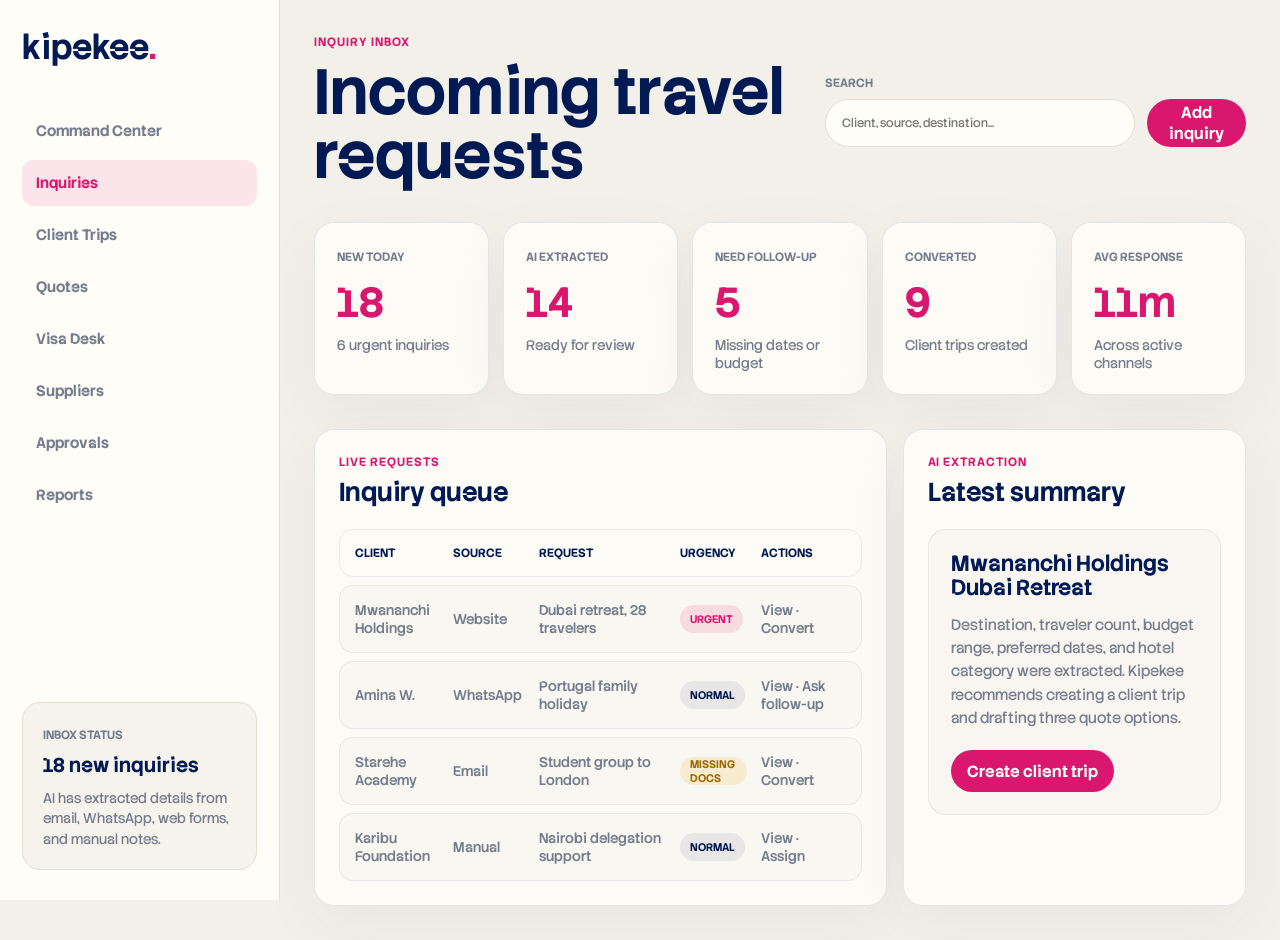
<file: inquiries.html>
<!doctype html>
<html lang="en">
  <head>
    <meta charset="UTF-8" />
    <meta name="viewport" content="width=device-width, initial-scale=1.0" />
    <title>Inquiries - Kipekee OS</title>
    <link rel="stylesheet" href="styles.css" />
  </head>
  <body class="dashboard-body is-loaded">
    <aside class="dash-sidebar">
      <a class="brand" href="index.html" aria-label="Kipekee home">kipekee<span>.</span></a>
      <nav class="dash-nav" aria-label="Dashboard navigation">
        <a href="dashboard.html">Command Center</a>
        <a class="is-active" href="inquiries.html">Inquiries</a>
        <a href="client-trips.html">Client Trips</a>
        <a href="quotes.html">Quotes</a>
        <a href="visa-desk.html">Visa Desk</a>
        <a href="suppliers.html">Suppliers</a>
        <a href="approvals.html">Approvals</a>
        <a href="reports.html">Reports</a>
      </nav>
      <div class="dash-sidebar-card">
        <span>Inbox status</span>
        <strong>18 new inquiries</strong>
        <p>AI has extracted details from email, WhatsApp, web forms, and manual notes.</p>
      </div>
    </aside>

    <main class="dash-main">
      <header class="dash-topbar">
        <div>
          <span class="kicker">Inquiry inbox</span>
          <h1>Incoming travel requests</h1>
        </div>
        <div class="dash-actions">
          <label class="dash-search">
            <span>Search</span>
            <input type="search" placeholder="Client, source, destination..." />
          </label>
          <button type="button">Add inquiry</button>
        </div>
      </header>

      <section class="dash-kpis">
        <article><span>New today</span><strong>18</strong><p>6 urgent inquiries</p></article>
        <article><span>AI extracted</span><strong>14</strong><p>Ready for review</p></article>
        <article><span>Need follow-up</span><strong>5</strong><p>Missing dates or budget</p></article>
        <article><span>Converted</span><strong>9</strong><p>Client trips created</p></article>
        <article><span>Avg response</span><strong>11m</strong><p>Across active channels</p></article>
      </section>

      <section class="dash-page-grid">
        <article class="dash-panel dash-panel-wide">
          <div class="dash-panel-head">
            <div>
              <span class="kicker">Live requests</span>
              <h2>Inquiry queue</h2>
            </div>
          </div>
          <div class="data-table">
            <div class="data-row data-head">
              <span>Client</span><span>Source</span><span>Request</span><span>Urgency</span><span>Actions</span>
            </div>
            <div class="data-row">
              <span>Mwananchi Holdings</span><span>Website</span><span>Dubai retreat, 28 travelers</span><span class="pill hot">Urgent</span><span>View · Convert</span>
            </div>
            <div class="data-row">
              <span>Amina W.</span><span>WhatsApp</span><span>Portugal family holiday</span><span class="pill">Normal</span><span>View · Ask follow-up</span>
            </div>
            <div class="data-row">
              <span>Starehe Academy</span><span>Email</span><span>Student group to London</span><span class="pill warn">Missing docs</span><span>View · Convert</span>
            </div>
            <div class="data-row">
              <span>Karibu Foundation</span><span>Manual</span><span>Nairobi delegation support</span><span class="pill">Normal</span><span>View · Assign</span>
            </div>
          </div>
        </article>

        <aside class="dash-panel">
          <div class="dash-panel-head">
            <div>
              <span class="kicker">AI extraction</span>
              <h2>Latest summary</h2>
            </div>
          </div>
          <div class="insight-card">
            <strong>Mwananchi Holdings Dubai Retreat</strong>
            <p>Destination, traveler count, budget range, preferred dates, and hotel category were extracted. Kipekee recommends creating a client trip and drafting three quote options.</p>
            <button type="button">Create client trip</button>
          </div>
        </aside>
      </section>
    </main>
  </body>
</html>
</file>
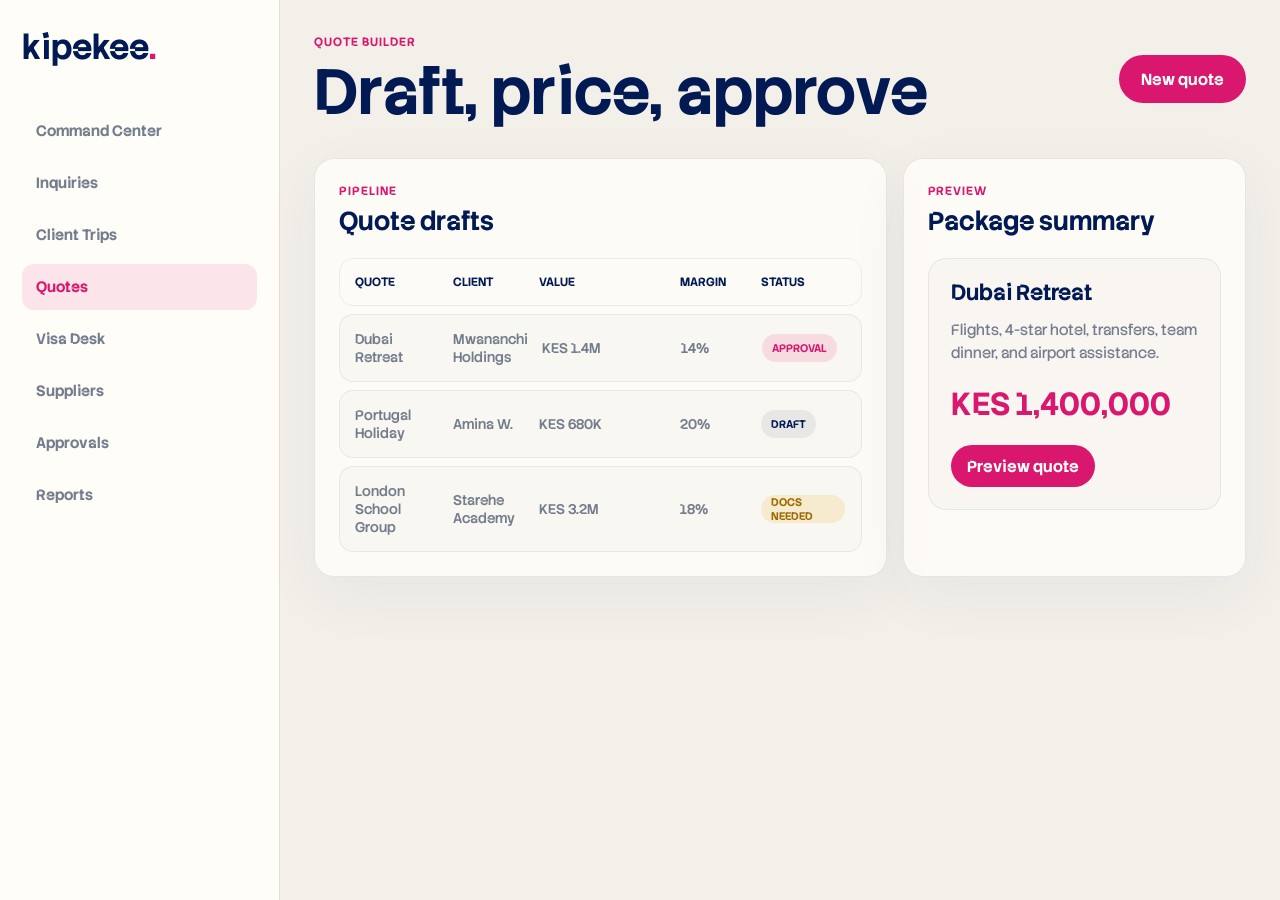
<file: quotes.html>
<!doctype html>
<html lang="en">
  <head>
    <meta charset="UTF-8" />
    <meta name="viewport" content="width=device-width, initial-scale=1.0" />
    <title>Quotes - Kipekee OS</title>
    <link rel="stylesheet" href="styles.css" />
  </head>
  <body class="dashboard-body is-loaded">
    <aside class="dash-sidebar">
      <a class="brand" href="index.html">kipekee<span>.</span></a>
      <nav class="dash-nav">
        <a href="dashboard.html">Command Center</a><a href="inquiries.html">Inquiries</a><a href="client-trips.html">Client Trips</a><a class="is-active" href="quotes.html">Quotes</a><a href="visa-desk.html">Visa Desk</a><a href="suppliers.html">Suppliers</a><a href="approvals.html">Approvals</a><a href="reports.html">Reports</a>
      </nav>
    </aside>
    <main class="dash-main">
      <header class="dash-topbar">
        <div><span class="kicker">Quote builder</span><h1>Draft, price, approve</h1></div>
        <div class="dash-actions"><button type="button">New quote</button></div>
      </header>
      <section class="dash-page-grid">
        <article class="dash-panel dash-panel-wide">
          <div class="dash-panel-head"><div><span class="kicker">Pipeline</span><h2>Quote drafts</h2></div></div>
          <div class="data-table">
            <div class="data-row data-head"><span>Quote</span><span>Client</span><span>Value</span><span>Margin</span><span>Status</span></div>
            <div class="data-row"><span>Dubai Retreat</span><span>Mwananchi Holdings</span><span>KES 1.4M</span><span>14%</span><span class="pill hot">Approval</span></div>
            <div class="data-row"><span>Portugal Holiday</span><span>Amina W.</span><span>KES 680K</span><span>20%</span><span class="pill">Draft</span></div>
            <div class="data-row"><span>London School Group</span><span>Starehe Academy</span><span>KES 3.2M</span><span>18%</span><span class="pill warn">Docs needed</span></div>
          </div>
        </article>
        <aside class="dash-panel">
          <div class="dash-panel-head"><div><span class="kicker">Preview</span><h2>Package summary</h2></div></div>
          <div class="quote-preview">
            <h3>Dubai Retreat</h3>
            <p>Flights, 4-star hotel, transfers, team dinner, and airport assistance.</p>
            <strong>KES 1,400,000</strong>
            <button type="button">Preview quote</button>
          </div>
        </aside>
      </section>
    </main>
  </body>
</html>
</file>
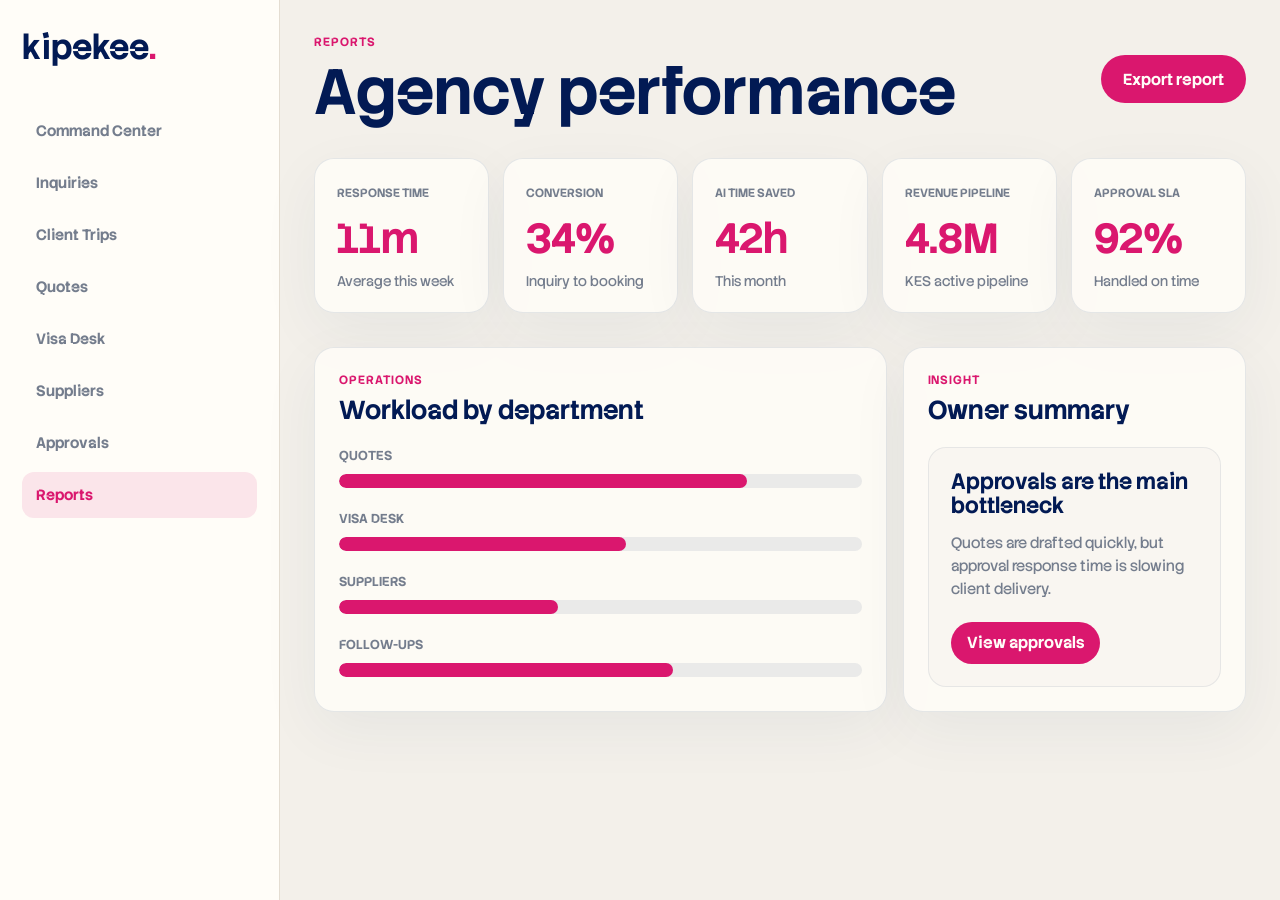
<file: reports.html>
<!doctype html>
<html lang="en">
  <head>
    <meta charset="UTF-8" />
    <meta name="viewport" content="width=device-width, initial-scale=1.0" />
    <title>Reports - Kipekee OS</title>
    <link rel="stylesheet" href="styles.css" />
  </head>
  <body class="dashboard-body is-loaded">
    <aside class="dash-sidebar">
      <a class="brand" href="index.html">kipekee<span>.</span></a>
      <nav class="dash-nav">
        <a href="dashboard.html">Command Center</a><a href="inquiries.html">Inquiries</a><a href="client-trips.html">Client Trips</a><a href="quotes.html">Quotes</a><a href="visa-desk.html">Visa Desk</a><a href="suppliers.html">Suppliers</a><a href="approvals.html">Approvals</a><a class="is-active" href="reports.html">Reports</a>
      </nav>
    </aside>
    <main class="dash-main">
      <header class="dash-topbar"><div><span class="kicker">Reports</span><h1>Agency performance</h1></div><div class="dash-actions"><button type="button">Export report</button></div></header>
      <section class="dash-kpis">
        <article><span>Response time</span><strong>11m</strong><p>Average this week</p></article>
        <article><span>Conversion</span><strong>34%</strong><p>Inquiry to booking</p></article>
        <article><span>AI time saved</span><strong>42h</strong><p>This month</p></article>
        <article><span>Revenue pipeline</span><strong>4.8M</strong><p>KES active pipeline</p></article>
        <article><span>Approval SLA</span><strong>92%</strong><p>Handled on time</p></article>
      </section>
      <section class="dash-page-grid">
        <article class="dash-panel dash-panel-wide">
          <div class="dash-panel-head"><div><span class="kicker">Operations</span><h2>Workload by department</h2></div></div>
          <div class="report-bars">
            <div><span>Quotes</span><div><span style="width: 78%"></span></div></div>
            <div><span>Visa Desk</span><div><span style="width: 55%"></span></div></div>
            <div><span>Suppliers</span><div><span style="width: 42%"></span></div></div>
            <div><span>Follow-ups</span><div><span style="width: 64%"></span></div></div>
          </div>
        </article>
        <aside class="dash-panel"><div class="dash-panel-head"><div><span class="kicker">Insight</span><h2>Owner summary</h2></div></div><div class="insight-card"><strong>Approvals are the main bottleneck</strong><p>Quotes are drafted quickly, but approval response time is slowing client delivery.</p><button type="button">View approvals</button></div></aside>
      </section>
    </main>
  </body>
</html>
</file>
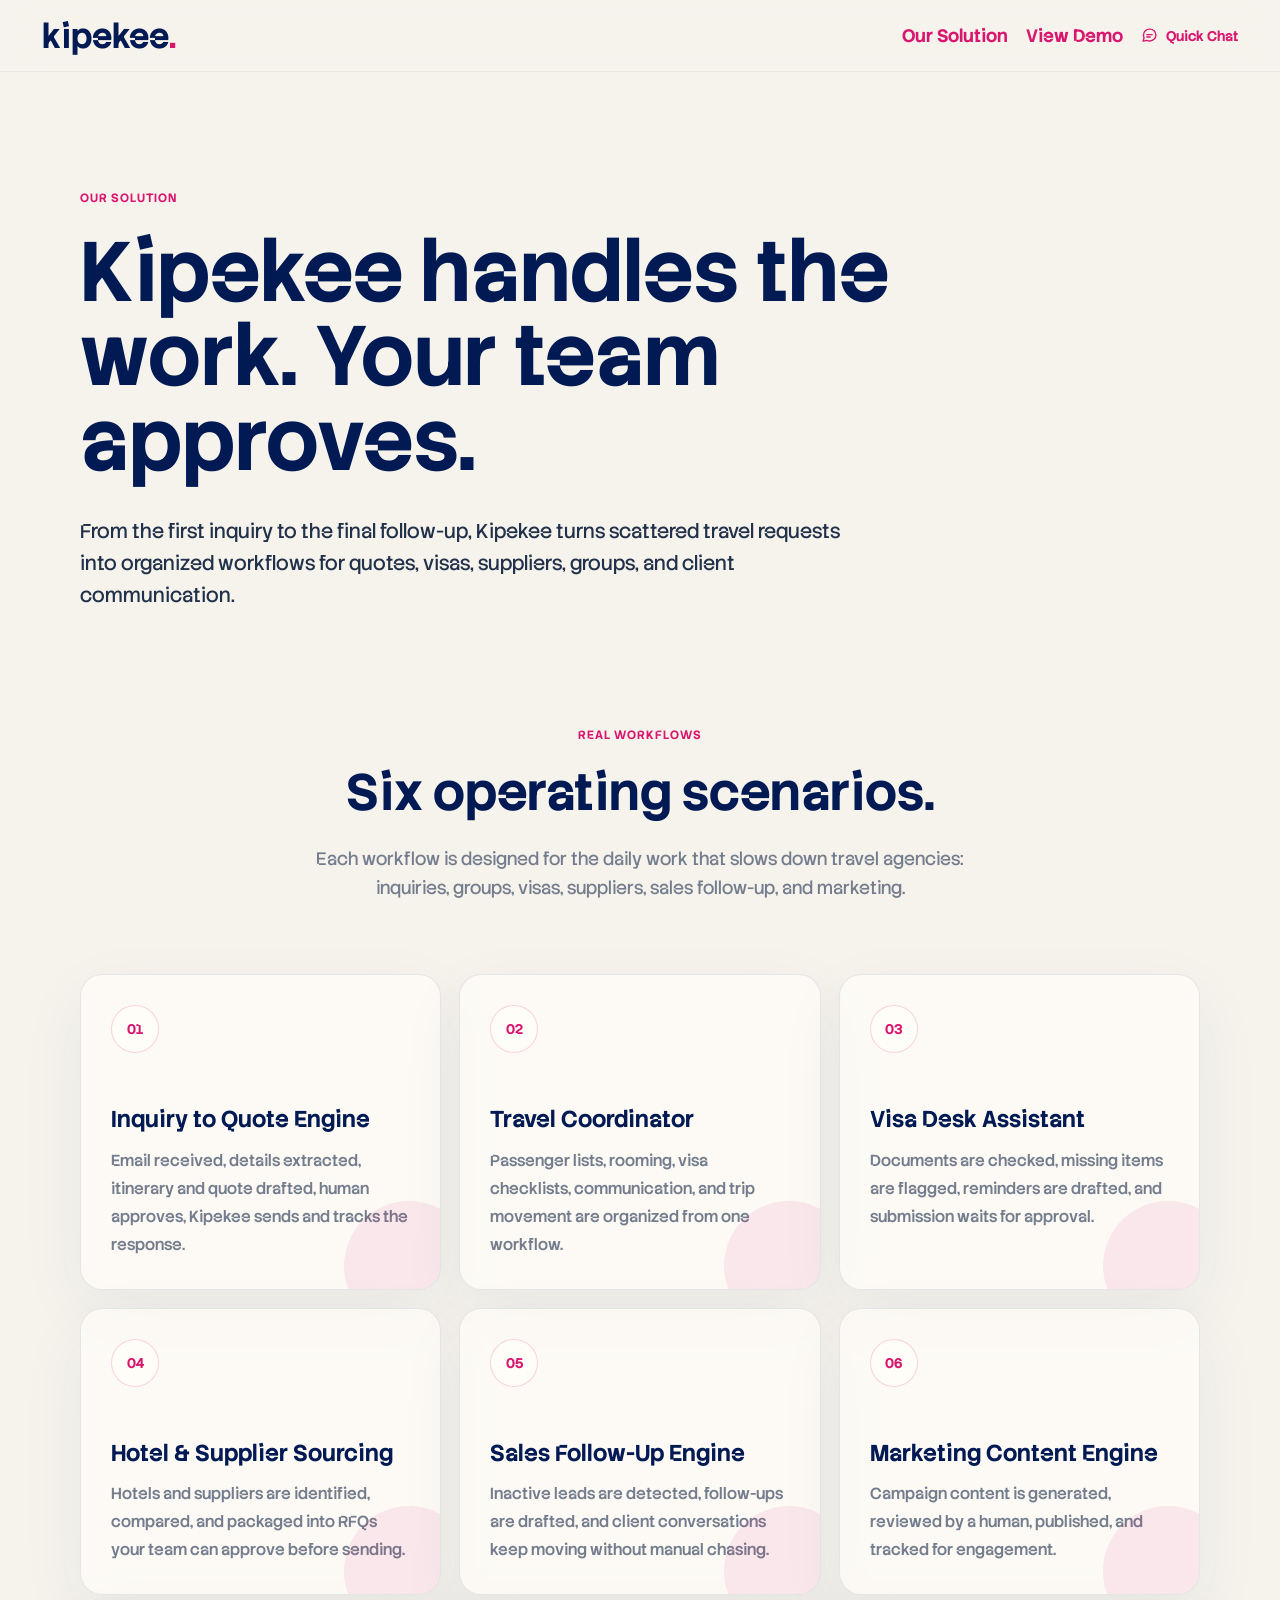
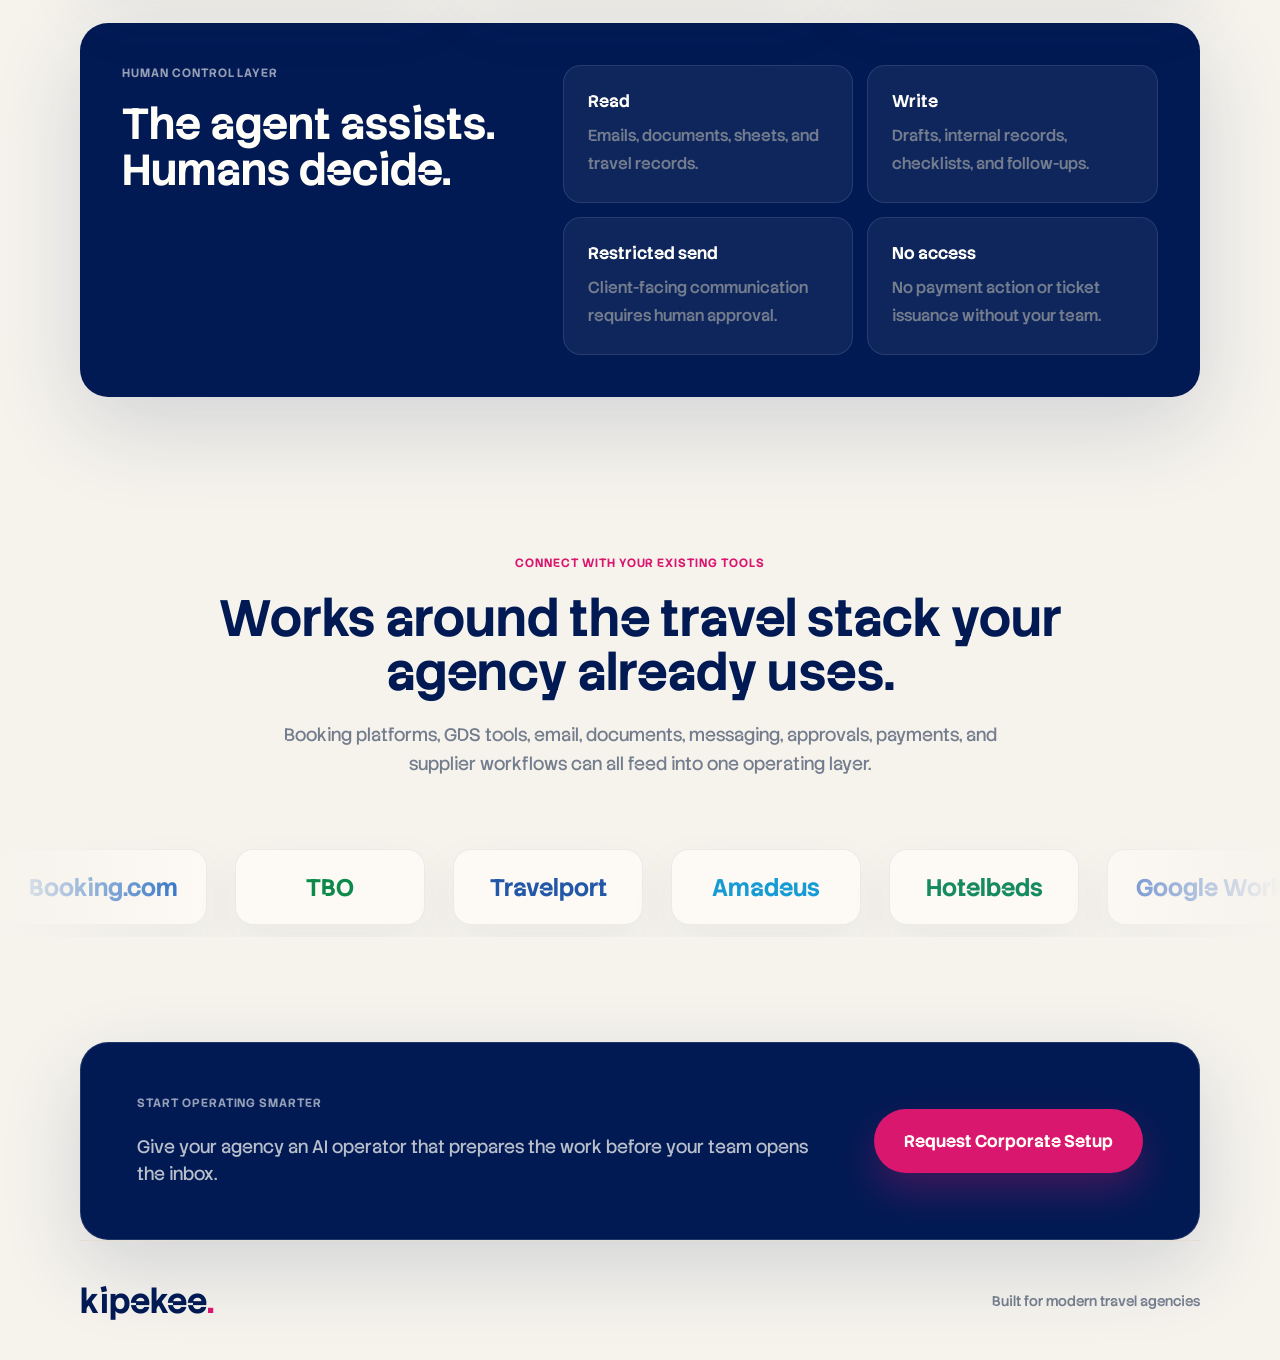
<file: solution.html>
<!doctype html>
<html lang="en">
  <head>
    <meta charset="UTF-8" />
    <meta name="viewport" content="width=device-width, initial-scale=1.0" />
    <meta
      name="description"
      content="See how Kipekee's AI travel operations agents execute real workflows with human approval and controlled permissions."
    />
    <title>Our Solution - Kipekee</title>
    <link rel="stylesheet" href="styles.css" />
  </head>
  <body>
    <header class="nav">
      <a class="brand" href="index.html" aria-label="Kipekee home">kipekee<span>.</span></a>
      <div class="nav-details" aria-label="Kipekee contact details">
        <a class="nav-link" href="solution.html" aria-current="page">Our Solution</a>
        <a class="nav-link" href="dashboard.html">View Demo</a>
        <button class="quick-chat-trigger" type="button" aria-controls="quick-chat" aria-expanded="false">
          <svg viewBox="0 0 24 24" aria-hidden="true">
            <path d="M21 11.5a8.4 8.4 0 0 1-8.7 8.2 9.5 9.5 0 0 1-4.1-.9L3 20l1.4-4.8a7.8 7.8 0 0 1-.9-3.7A8.4 8.4 0 0 1 12.2 3 8.4 8.4 0 0 1 21 11.5Z" />
            <path d="M8.2 10.8h7.6" />
            <path d="M8.2 14h4.9" />
          </svg>
          Quick Chat
        </button>
      </div>
    </header>

    <main id="top">
      <section class="solution-hero section-shell">
        <span class="kicker">Our solution</span>
        <h1>Kipekee handles the  work. Your team approves.</h1>
        <p>
          From the first inquiry to the final follow-up, Kipekee turns scattered travel
          requests into organized workflows for quotes, visas, suppliers, groups, and
          client communication.
        </p>
      </section>

    

      <section class="workflows section-shell">
        <div class="section-heading centered">
          <span class="kicker">Real workflows</span>
          <h2>Six operating scenarios.</h2>
          <p>
            Each workflow is designed for the daily work that slows down travel agencies:
            inquiries, groups, visas, suppliers, sales follow-up, and marketing.
          </p>
        </div>

        <div class="workflow-grid">
          <article class="workflow-card">
            <span>01</span>
            <h3>Inquiry to Quote Engine</h3>
            <p>Email received, details extracted, itinerary and quote drafted, human approves, Kipekee sends and tracks the response.</p>
          </article>
          <article class="workflow-card">
            <span>02</span>
            <h3>Travel Coordinator</h3>
            <p>Passenger lists, rooming, visa checklists, communication, and trip movement are organized from one workflow.</p>
          </article>
          <article class="workflow-card">
            <span>03</span>
            <h3>Visa Desk Assistant</h3>
            <p>Documents are checked, missing items are flagged, reminders are drafted, and submission waits for approval.</p>
          </article>
          <article class="workflow-card">
            <span>04</span>
            <h3>Hotel & Supplier Sourcing</h3>
            <p>Hotels and suppliers are identified, compared, and packaged into RFQs your team can approve before sending.</p>
          </article>
          <article class="workflow-card">
            <span>05</span>
            <h3>Sales Follow-Up Engine</h3>
            <p>Inactive leads are detected, follow-ups are drafted, and client conversations keep moving without manual chasing.</p>
          </article>
          <article class="workflow-card">
            <span>06</span>
            <h3>Marketing Content Engine</h3>
            <p>Campaign content is generated, reviewed by a human, published, and tracked for engagement.</p>
          </article>
        </div>

        <div class="control-panel">
          <div>
            <span class="kicker">Human control layer</span>
            <h3>The agent assists. Humans decide.</h3>
          </div>
          <div class="control-grid">
            <article>
              <strong>Read</strong>
              <p>Emails, documents, sheets, and travel records.</p>
            </article>
            <article>
              <strong>Write</strong>
              <p>Drafts, internal records, checklists, and follow-ups.</p>
            </article>
            <article>
              <strong>Restricted send</strong>
              <p>Client-facing communication requires human approval.</p>
            </article>
            <article>
              <strong>No access</strong>
              <p>No payment action or ticket issuance without your team.</p>
            </article>
          </div>
        </div>
      </section>
<section class="integrations" aria-label="Kipekee integrations">
        <div class="section-shell integrations-heading">
          <span class="kicker">Connect with your existing tools</span>
          <h2>Works around the travel stack your agency already uses.</h2>
          <p>
            Booking platforms, GDS tools, email, documents, messaging, approvals,
            payments, and supplier workflows can all feed into one operating layer.
          </p>
        </div>

        <div class="logo-marquee" aria-hidden="true">
          <div class="logo-track">
            <span class="logo-tile booking">Booking.com</span>
            <span class="logo-tile tbo">TBO</span>
            <span class="logo-tile travelport">Travelport</span>
            <span class="logo-tile amadeus">Amadeus</span>
            <span class="logo-tile hotelbeds">Hotelbeds</span>
            <span class="logo-tile google">Google Workspace</span>
            <span class="logo-tile gmail">Gmail</span>
            <span class="logo-tile drive">Google Drive</span>
            <span class="logo-tile sheets">Google Sheets</span>
            <span class="logo-tile slack">Slack</span>
            <span class="logo-tile whatsapp">WhatsApp</span>
            <span class="logo-tile telegram">Telegram</span>
            <span class="logo-tile outlook">Outlook</span>
            <span class="logo-tile mpesa">M-Pesa</span>
            <span class="logo-tile hubspot">HubSpot</span>
            <span class="logo-tile quickbooks">QuickBooks</span>
            <span class="logo-tile booking">Booking.com</span>
            <span class="logo-tile tbo">TBO</span>
            <span class="logo-tile travelport">Travelport</span>
            <span class="logo-tile amadeus">Amadeus</span>
            <span class="logo-tile hotelbeds">Hotelbeds</span>
            <span class="logo-tile google">Google Workspace</span>
            <span class="logo-tile gmail">Gmail</span>
            <span class="logo-tile drive">Google Drive</span>
            <span class="logo-tile sheets">Google Sheets</span>
            <span class="logo-tile slack">Slack</span>
            <span class="logo-tile whatsapp">WhatsApp</span>
            <span class="logo-tile telegram">Telegram</span>
            <span class="logo-tile outlook">Outlook</span>
            <span class="logo-tile mpesa">M-Pesa</span>
            <span class="logo-tile hubspot">HubSpot</span>
            <span class="logo-tile quickbooks">QuickBooks</span>
          </div>
        </div>
      </section>
      <section class="cta section-shell">
        <div>
          <span class="kicker">Start operating smarter</span>
          <p>Give your agency an AI operator that prepares the work before your team opens the inbox.</p>
        </div>
        <a
          class="cta-button"
          href="https://wa.me/254726436676?text=Hi%20Sean%2C%20I%27d%20like%20to%20request%20a%20corporate%20setup%20for%20Kipekee."
          target="_blank"
          rel="noopener"
        >
          Request Corporate Setup
        </a>
      </section>
    </main>

    <footer class="footer section-shell">
      <a class="brand" href="index.html" aria-label="Kipekee home">kipekee<span>.</span></a>
      <p>Built for modern travel agencies</p>
    </footer>

    <div class="quick-chat" id="quick-chat" aria-hidden="true">
      <div class="quick-chat-panel" role="dialog" aria-labelledby="quick-chat-title">
        <button class="quick-chat-close" type="button" aria-label="Close quick chat">×</button>
        <span class="kicker">Quick chat</span>
        <h2 id="quick-chat-title">Hi, I’m Sean. Ready to answer your questions.</h2>
        <br>
        <form class="quick-chat-form">
          <textarea name="message" rows="4" placeholder="Type your question..." required></textarea>
          <button type="submit">Send</button>
        </form>
      </div>
    </div>

    <script>
      const chat = document.querySelector("#quick-chat");
      const chatTrigger = document.querySelector(".quick-chat-trigger");
      const chatClose = document.querySelector(".quick-chat-close");
      const chatForm = document.querySelector(".quick-chat-form");
      const whatsappNumber = "254726436676";

      function setChatOpen(isOpen) {
        chat.classList.toggle("is-open", isOpen);
        chat.setAttribute("aria-hidden", String(!isOpen));
        chatTrigger.setAttribute("aria-expanded", String(isOpen));
      }

      chatTrigger.addEventListener("click", () => setChatOpen(true));
      chatClose.addEventListener("click", () => setChatOpen(false));

      chatForm.addEventListener("submit", (event) => {
        event.preventDefault();
        const data = new FormData(chatForm);
        const userMessage = data.get("message").trim();
        const text = `Hi Sean, I have a question about Kipekee: ${userMessage}`;
        window.open(`https://wa.me/${whatsappNumber}?text=${encodeURIComponent(text)}`, "_blank");
        chatForm.reset();
      });
    </script>
  </body>
</html>
</file>
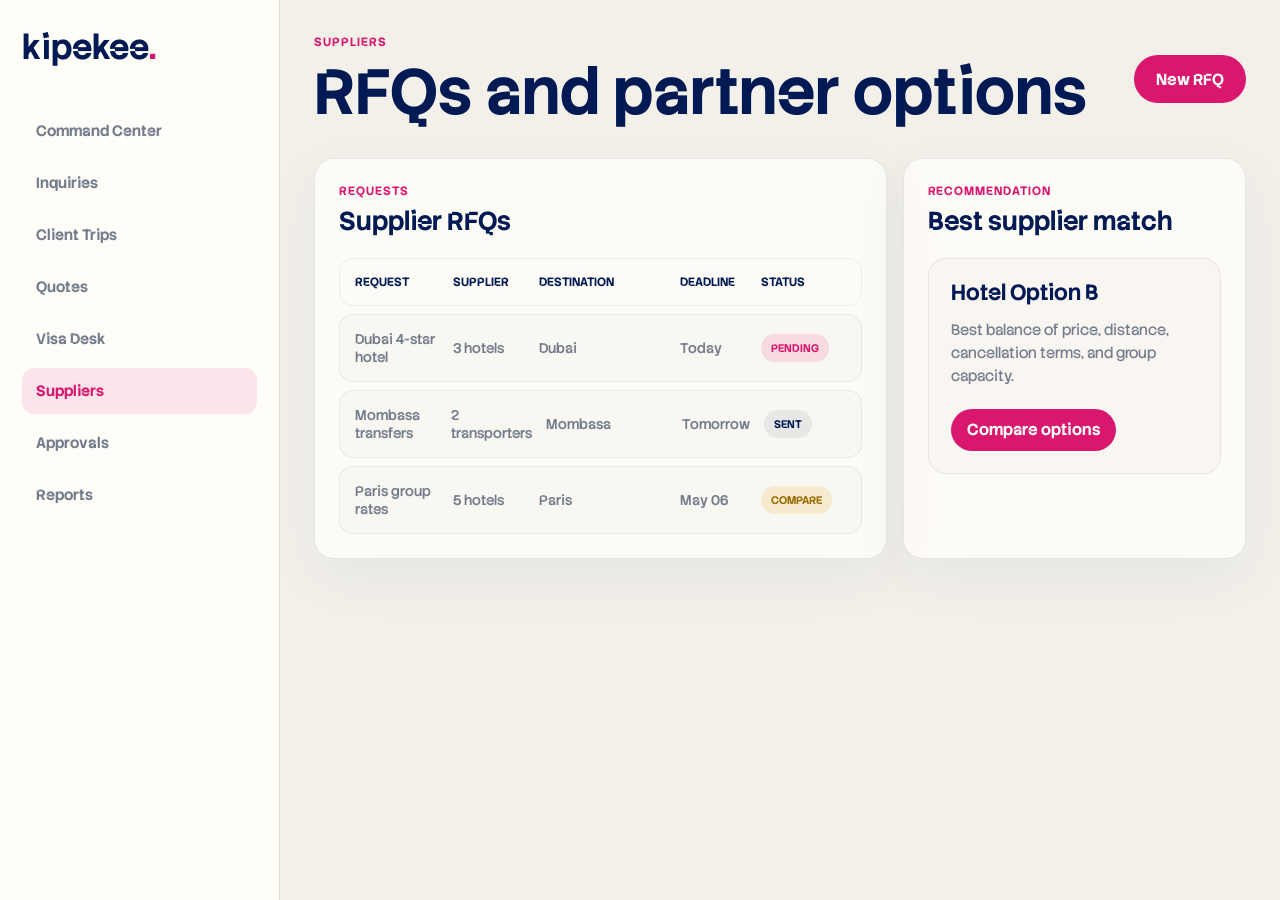
<file: suppliers.html>
<!doctype html>
<html lang="en">
  <head>
    <meta charset="UTF-8" />
    <meta name="viewport" content="width=device-width, initial-scale=1.0" />
    <title>Suppliers - Kipekee OS</title>
    <link rel="stylesheet" href="styles.css" />
  </head>
  <body class="dashboard-body is-loaded">
    <aside class="dash-sidebar">
      <a class="brand" href="index.html">kipekee<span>.</span></a>
      <nav class="dash-nav">
        <a href="dashboard.html">Command Center</a><a href="inquiries.html">Inquiries</a><a href="client-trips.html">Client Trips</a><a href="quotes.html">Quotes</a><a href="visa-desk.html">Visa Desk</a><a class="is-active" href="suppliers.html">Suppliers</a><a href="approvals.html">Approvals</a><a href="reports.html">Reports</a>
      </nav>
    </aside>
    <main class="dash-main">
      <header class="dash-topbar"><div><span class="kicker">Suppliers</span><h1>RFQs and partner options</h1></div><div class="dash-actions"><button type="button">New RFQ</button></div></header>
      <section class="dash-page-grid">
        <article class="dash-panel dash-panel-wide">
          <div class="dash-panel-head"><div><span class="kicker">Requests</span><h2>Supplier RFQs</h2></div></div>
          <div class="data-table">
            <div class="data-row data-head"><span>Request</span><span>Supplier</span><span>Destination</span><span>Deadline</span><span>Status</span></div>
            <div class="data-row"><span>Dubai 4-star hotel</span><span>3 hotels</span><span>Dubai</span><span>Today</span><span class="pill hot">Pending</span></div>
            <div class="data-row"><span>Mombasa transfers</span><span>2 transporters</span><span>Mombasa</span><span>Tomorrow</span><span class="pill">Sent</span></div>
            <div class="data-row"><span>Paris group rates</span><span>5 hotels</span><span>Paris</span><span>May 06</span><span class="pill warn">Compare</span></div>
          </div>
        </article>
        <aside class="dash-panel"><div class="dash-panel-head"><div><span class="kicker">Recommendation</span><h2>Best supplier match</h2></div></div><div class="insight-card"><strong>Hotel Option B</strong><p>Best balance of price, distance, cancellation terms, and group capacity.</p><button type="button">Compare options</button></div></aside>
      </section>
    </main>
  </body>
</html>
</file>
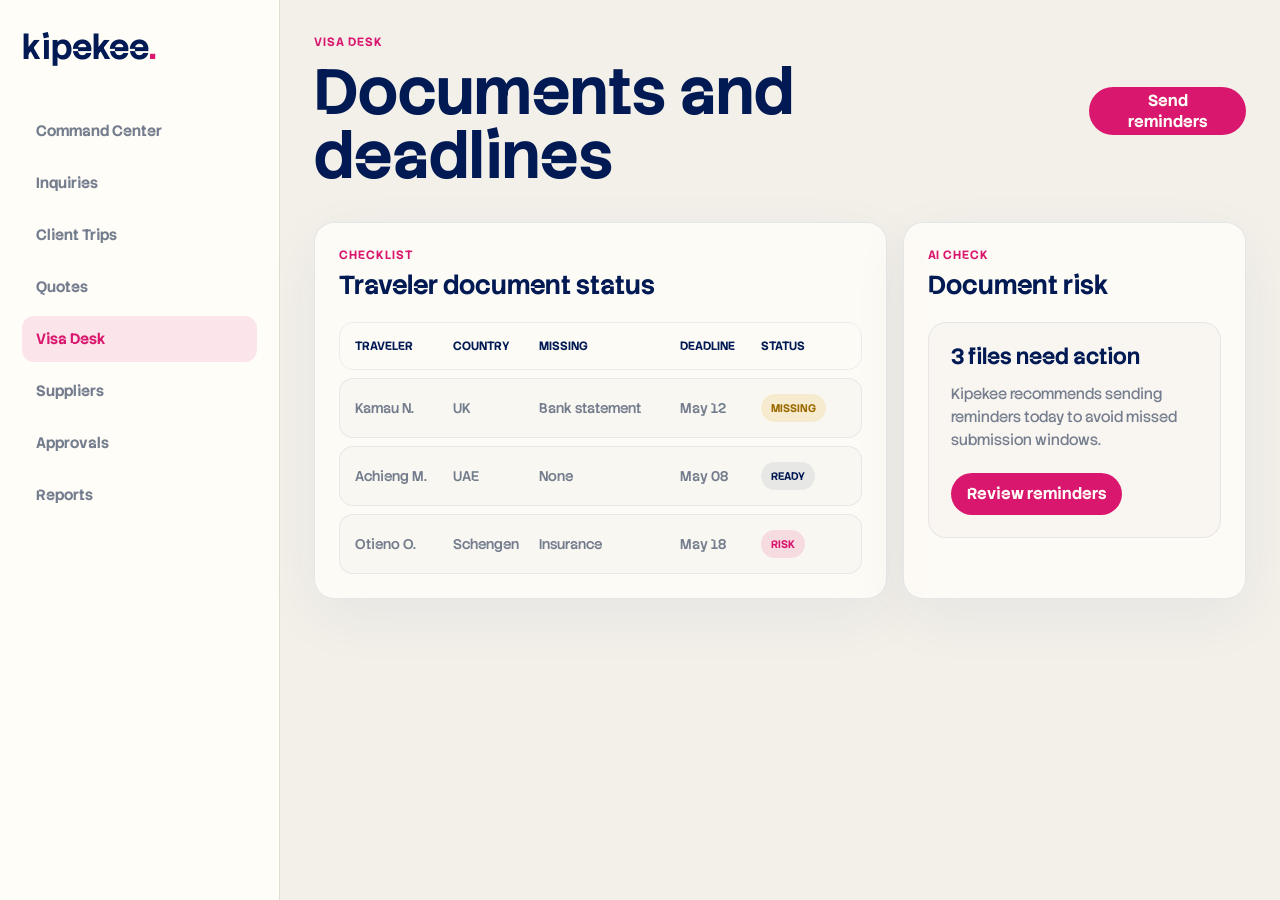
<file: visa-desk.html>
<!doctype html>
<html lang="en">
  <head>
    <meta charset="UTF-8" />
    <meta name="viewport" content="width=device-width, initial-scale=1.0" />
    <title>Visa Desk - Kipekee OS</title>
    <link rel="stylesheet" href="styles.css" />
  </head>
  <body class="dashboard-body is-loaded">
    <aside class="dash-sidebar">
      <a class="brand" href="index.html">kipekee<span>.</span></a>
      <nav class="dash-nav">
        <a href="dashboard.html">Command Center</a><a href="inquiries.html">Inquiries</a><a href="client-trips.html">Client Trips</a><a href="quotes.html">Quotes</a><a class="is-active" href="visa-desk.html">Visa Desk</a><a href="suppliers.html">Suppliers</a><a href="approvals.html">Approvals</a><a href="reports.html">Reports</a>
      </nav>
    </aside>
    <main class="dash-main">
      <header class="dash-topbar"><div><span class="kicker">Visa desk</span><h1>Documents and deadlines</h1></div><div class="dash-actions"><button type="button">Send reminders</button></div></header>
      <section class="dash-page-grid">
        <article class="dash-panel dash-panel-wide">
          <div class="dash-panel-head"><div><span class="kicker">Checklist</span><h2>Traveler document status</h2></div></div>
          <div class="data-table">
            <div class="data-row data-head"><span>Traveler</span><span>Country</span><span>Missing</span><span>Deadline</span><span>Status</span></div>
            <div class="data-row"><span>Kamau N.</span><span>UK</span><span>Bank statement</span><span>May 12</span><span class="pill warn">Missing</span></div>
            <div class="data-row"><span>Achieng M.</span><span>UAE</span><span>None</span><span>May 08</span><span class="pill">Ready</span></div>
            <div class="data-row"><span>Otieno O.</span><span>Schengen</span><span>Insurance</span><span>May 18</span><span class="pill hot">Risk</span></div>
          </div>
        </article>
        <aside class="dash-panel"><div class="dash-panel-head"><div><span class="kicker">AI check</span><h2>Document risk</h2></div></div><div class="insight-card"><strong>3 files need action</strong><p>Kipekee recommends sending reminders today to avoid missed submission windows.</p><button type="button">Review reminders</button></div></aside>
      </section>
    </main>
  </body>
</html>
</file>
<file: styles.css>
@font-face {
  font-family: "Stack Sans Notch";
  src: url("static/StackSansNotch-VariableFont_wght.ttf") format("truetype");
  font-weight: 200 900;
  font-style: normal;
  font-display: swap;
}

@font-face {
  font-family: "Stack Sans Notch";
  src: url("static/StackSansNotch-Regular.ttf") format("truetype");
  font-weight: 400;
  font-style: normal;
  font-display: swap;
}

@font-face {
  font-family: "Stack Sans Notch";
  src: url("static/StackSansNotch-Medium.ttf") format("truetype");
  font-weight: 500;
  font-style: normal;
  font-display: swap;
}

@font-face {
  font-family: "Stack Sans Notch";
  src: url("static/StackSansNotch-Bold.ttf") format("truetype");
  font-weight: 700;
  font-style: normal;
  font-display: swap;
}

:root {
  --bg: #f6f3ed;
  --panel: #fffdf8;
  --ink: #021A54;
  --inp: #213149;
  --muted: #747d8d;
  --soft: #e8e1d7;
  --line: #e4ddd2;
  --accent: #da176e;
  --accent-soft: #e7f4ee;
  --accent-pale: #dff3ec;
  --shadow: 0 28px 80px rgba(33, 24, 12, 0.08);
}

* {
  box-sizing: border-box;
}

html {
  scroll-behavior: smooth;
}

body {
  margin: 0;
  background: var(--bg);
  color: var(--ink);
  font-family: "Stack Sans Notch", -apple-system, BlinkMacSystemFont, "Segoe UI", sans-serif;
  letter-spacing: 0;
}

a {
  color: inherit;
  text-decoration: none;
}

.nav {
  position: fixed;
  top: 0;
  left: 0;
  z-index: 10;
  display: flex;
  align-items: center;
  justify-content: space-between;
  width: 100%;
  min-height: 72px;
  padding: 0 42px;
  border-bottom: 1px solid rgba(8, 12, 24, 0.05);
  background: rgba(246, 243, 237, 0.82);
  backdrop-filter: blur(18px);
}

.brand {
  font-size: 34px;
  font-weight: 900;
  line-height: 1;
}

.brand span {
  color: var(--accent);
}

.label-bar {
  display: inline-flex;
  align-items: center;
  border-radius: 999px;
  color: var(--accent);
  background: var(--accent-soft);
  font-size: 13px;
  font-weight: 800;
  text-transform: uppercase;
}

.nav-details {
  display: flex;
  align-items: center;
  justify-content: flex-end;
  gap: 18px;
  color: var(--inp);
  font-size: 14px;
  font-weight: 700;
}

.nav-details a,
.quick-chat-trigger {
  display: inline-flex;
  align-items: center;
  gap: 8px;
  white-space: nowrap;
}

.nav-details svg {
  width: 17px;
  height: 17px;
  fill: none;
  stroke: currentColor;
  stroke-linecap: round;
  stroke-linejoin: round;
  stroke-width: 2;
}

.quick-chat-trigger {
  border: 0;
  padding: 0;
  background: transparent;
  color: var(--accent);
  cursor: pointer;
  font: inherit;
}

.nav-link {
  color: var(--accent);
  font-size: 18px;
  font-weight: 800;
}

.section-shell {
  width: min(1120px, calc(100% - 48px));
  margin: 0 auto;
}

.hero {
  min-height: auto;
  padding-top: 170px;
  padding-bottom: 46px;
}

.solution-hero {
  padding-top: 190px;
  padding-bottom: 76px;
}

.solution-hero h1 {
  max-width: 980px;
  margin: 24px 0 0;
  color: var(--ink);
  font-size: clamp(54px, 6.6vw, 104px);
  font-weight: 700;
  line-height: 1;
}

.solution-hero p {
  max-width: 780px;
  margin: 32px 0 0;
  color: var(--inp);
  font-size: 20px;
  font-weight: 400;
  line-height: 1.6;
}

.integrations {
  padding: 28px 0 105px;
  overflow: hidden;
}

.integrations-heading {
  text-align: center;
}

.integrations-heading h2 {
  max-width: 860px;
  margin: 20px auto 0;
  color: var(--ink);
  font-size: clamp(34px, 4vw, 58px);
  font-weight: 700;
  line-height: 1.06;
}

.integrations-heading p {
  max-width: 780px;
  margin: 22px auto 0;
  color: var(--muted);
  font-size: 18px;
  font-weight: 400;
  line-height: 1.6;
}

.logo-marquee {
  position: relative;
  width: 100%;
  margin-top: 58px;
  padding: 12px 0;
  overflow: hidden;
}

.logo-marquee::before,
.logo-marquee::after {
  position: absolute;
  top: 0;
  bottom: 0;
  z-index: 2;
  width: min(18vw, 220px);
  content: "";
  pointer-events: none;
}

.logo-marquee::before {
  left: 0;
  background: linear-gradient(90deg, var(--bg), rgba(246, 243, 237, 0));
}

.logo-marquee::after {
  right: 0;
  background: linear-gradient(270deg, var(--bg), rgba(246, 243, 237, 0));
}

.logo-track {
  display: flex;
  width: max-content;
  gap: 28px;
  animation: logoSlide 34s linear infinite;
}

.logo-marquee:hover .logo-track {
  animation-play-state: paused;
}

.logo-tile {
  display: inline-flex;
  align-items: center;
  justify-content: center;
  min-width: 190px;
  min-height: 76px;
  padding: 0 28px;
  border: 1px solid rgba(16, 48, 95, 0.08);
  border-radius: 18px;
  background: rgba(255, 253, 248, 0.76);
  color: var(--ink);
  box-shadow: 0 18px 50px rgba(16, 48, 95, 0.055);
  font-size: 24px;
  font-weight: 800;
  white-space: nowrap;
}

.logo-tile.booking {
  color: #0d5bbf;
}

.logo-tile.tbo,
.logo-tile.mpesa {
  color: #0d8a4a;
}

.logo-tile.travelport,
.logo-tile.outlook {
  color: #2358a8;
}

.logo-tile.amadeus,
.logo-tile.telegram {
  color: #169bd5;
}

.logo-tile.hotelbeds,
.logo-tile.quickbooks {
  color: #168a60;
}

.logo-tile.google,
.logo-tile.gmail,
.logo-tile.drive,
.logo-tile.sheets {
  color: #3f6fc7;
}

.logo-tile.slack {
  color: #611f69;
}

.logo-tile.whatsapp {
  color: #20b486;
}

.logo-tile.hubspot {
  color: #ff5c35;
}

@keyframes logoSlide {
  from {
    transform: translateX(-50%);
  }

  to {
    transform: translateX(0);
  }
}

.label-bar {
  width: min(100%, 860px);
  min-height: 46px;
  padding: 0 24px;
  margin-bottom: 76px;
  letter-spacing: 0.03em;
}

.hero h1 {
  max-width: 980px;
  margin: 0;
  font-size: clamp(44px, 5.5vw, 84px);
  font-weight: 700;
  line-height: 1;
}

.hero h1 span {
  color: var(--accent);
}

.hero h2 span {
  color: var(--accent);
}

.hero h2 {
  max-width: 920px;
  margin: 42px 0 0;
  font-size: clamp(30px, 3.6vw, 56px);
  font-weight: 700;
  line-height: 1.08;
}

.hero p {
  max-width: 800px;
  margin: 34px 0 0;
  color: var(--inp);
  font-size: 18px;
  font-weight: 400;
  line-height: 1.65;
}

.metrics {
  display: grid;
  grid-template-columns: repeat(3, 1fr);
  gap: 22px;
  margin-top: 30px;
  margin-bottom: 110px;
  padding: 42px;
  border: 1px solid var(--line);
  border-radius: 24px;
  background: rgba(255, 253, 248, 0.72);
  box-shadow: 0 16px 40px rgba(16, 48, 95, 0.07);
}

.metrics .kicker {
  grid-column: 1 / -1;
  color: rgba(218, 23, 110, 0.48);
}

.metrics h3 {
  grid-column: 1 / -1;
  max-width: 760px;
  padding: 0;
  margin: 0;
  color: var(--ink);
  font-size: clamp(30px, 3vw, 48px);
  font-weight: 700;
  line-height: 1.05;
}

.metric {
  display: flex;
  align-items: flex-start;
  flex-direction: column;
  justify-content: center;
  min-height: 156px;
  padding: 28px 30px;
  margin-top: 24px;
  border: 1px solid var(--line);
  border-radius: 16px;
  background: rgba(248, 247, 244, 0.84);
  text-align: left;
}

.metric + .metric {
  border-left: 1px solid var(--line);
}

.metric strong {
  color: var(--accent);
  font-size: clamp(34px, 3.4vw, 54px);
  font-weight: 700;
  line-height: 1;
}

.metric:nth-of-type(3) strong {
  font-size: clamp(28px, 2.8vw, 42px);
  line-height: 1.02;
}

.metric span {
  margin-top: 22px;
  color: var(--muted);
  font-size: 12px;
  font-weight: 700;
  letter-spacing: 0.03em;
  text-transform: uppercase;
}

.split-cards {
  display: grid;
  grid-template-columns: 1fr 1fr;
  gap: 36px;
  padding: 40px 0 30px;
}

.contrast-card,
.agent-card,
.model-table {
  border: 1px solid rgba(8, 12, 24, 0.08);
  border-radius: 14px;
  box-shadow: var(--shadow);
}

.contrast-card {
  min-height: 450px;
  padding: 44px;
}

.today {
  background: var(--ink);
  color: #fffaf0;
}

.future {
  background: var(--panel);
}

.eyebrow,
.kicker {
  display: block;
  color: var(--accent);
  font-size: 12px;
  font-weight: 900;
  letter-spacing: 0.08em;
  text-transform: uppercase;
}

.today .eyebrow {
  color: #7ce2bd;
}

.contrast-card h3 {
  max-width: 470px;
  margin: 22px 0 28px;
  font-size: clamp(25px, 2.4vw, 34px);
  font-weight: 900;
  line-height: 1.1;
}

ul {
  display: grid;
  gap: 18px;
  padding: 0;
  margin: 0;
  list-style: none;
}

li {
  position: relative;
  padding-left: 27px;
  color: var(--muted);
  font-size: 16px;
  font-weight: 500;
  line-height: 1.55;
}

.today li {
  color: #c6ced9;
}

li::before {
  position: absolute;
  top: 0;
  left: 0;
  color: var(--accent);
  content: "~";
  font-weight: 900;
}

.today li::before {
  color: #ff6b6b;
  content: "x";
}

.section-heading {
  max-width: 750px;
}

.section-heading.centered {
  margin: 0 auto;
  text-align: center;
}

.section-heading h2,
.agents-copy h2,
.manifesto h2 {
  margin: 22px 0 0;
  font-size: clamp(36px, 4vw, 58px);
  font-weight: 700;
  line-height: 1.08;
}

.how {
  padding: 20px 0 140px;
}

.steps {
  position: relative;
  display: grid;
  grid-template-columns: repeat(3, 1fr);
  gap: 24px;
  margin-top: 76px;
}

.steps::before {
  position: absolute;
  top: 54px;
  left: 9%;
  right: 9%;
  height: 1px;
  background: linear-gradient(90deg, rgba(218, 23, 110, 0.12), rgba(218, 23, 110, 0.46), rgba(218, 23, 110, 0.12));
  content: "";
}

.steps article {
  position: relative;
  min-height: 330px;
  padding: 32px;
  border: 1px solid rgba(16, 48, 95, 0.1);
  border-radius: 22px;
  background: rgba(255, 253, 248, 0.68);
  box-shadow: 0 22px 70px rgba(16, 48, 95, 0.06);
}

.step-top {
  display: flex;
  align-items: center;
  justify-content: space-between;
  margin-bottom: 42px;
}

.step-icon {
  position: relative;
  z-index: 1;
  display: grid;
  place-items: center;
  width: 68px;
  height: 68px;
  border: 1px solid rgba(218, 23, 110, 0.18);
  border-radius: 999px;
  background: #fffdf8;
  box-shadow: 0 16px 36px rgba(218, 23, 110, 0.12);
}

.step-icon svg {
  width: 30px;
  height: 30px;
  fill: none;
  stroke: var(--accent);
  stroke-linecap: round;
  stroke-linejoin: round;
  stroke-width: 1.8;
}

.step-number {
  color: rgba(218, 23, 110, 0.22);
  font-size: 44px;
  font-weight: 700;
  line-height: 1;
}

.steps h3 {
  margin: 0 0 16px;
  color: var(--ink);
  font-size: 24px;
  font-weight: 700;
  line-height: 1.1;
}

.workflows {
  padding: 40px 0 130px;
}

.workflow-grid {
  display: grid;
  grid-template-columns: repeat(3, 1fr);
  gap: 18px;
  margin-top: 72px;
}

.workflow-card {
  position: relative;
  min-height: 250px;
  padding: 30px;
  overflow: hidden;
  border: 1px solid rgba(16, 48, 95, 0.1);
  border-radius: 22px;
  background: rgba(255, 253, 248, 0.72);
  box-shadow: 0 22px 70px rgba(16, 48, 95, 0.055);
}

.workflow-card::after {
  position: absolute;
  right: -34px;
  bottom: -42px;
  width: 130px;
  height: 130px;
  border-radius: 999px;
  background: rgba(218, 23, 110, 0.08);
  content: "";
}

.workflow-card span {
  display: inline-flex;
  align-items: center;
  justify-content: center;
  width: 48px;
  height: 48px;
  border: 1px solid rgba(218, 23, 110, 0.18);
  border-radius: 999px;
  background: #fffdf8;
  color: var(--accent);
  font-size: 14px;
  font-weight: 700;
}

.workflow-card h3 {
  margin: 54px 0 14px;
  color: var(--ink);
  font-size: 23px;
  font-weight: 700;
  line-height: 1.1;
}

.control-panel {
  display: grid;
  grid-template-columns: 0.8fr 1.2fr;
  gap: 44px;
  margin-top: 28px;
  padding: 42px;
  border-radius: 28px;
  background: var(--ink);
  box-shadow: 0 28px 90px rgba(16, 48, 95, 0.16);
}

.control-panel .kicker {
  color: rgba(255, 253, 248, 0.58);
}

.control-panel h3 {
  max-width: 410px;
  margin: 20px 0 0;
  color: #fffdf8;
  font-size: clamp(32px, 3.4vw, 54px);
  font-weight: 700;
  line-height: 1.05;
}

.control-grid {
  display: grid;
  grid-template-columns: repeat(2, 1fr);
  gap: 14px;
}

.control-grid article {
  padding: 24px;
  border: 1px solid rgba(255, 255, 255, 0.1);
  border-radius: 18px;
  background: rgba(255, 255, 255, 0.055);
}

.control-grid strong {
  display: block;
  margin-bottom: 10px;
  color: #fffdf8;
  font-size: 17px;
  font-weight: 700;
}

.control-grid p {
  color: rgba(255, 253, 248, 0.68);
}

.steps p,
.agents-copy p,
.agent-card p,
.workflow-card p,
.control-grid p,
.manifesto p {
  margin: 0;
  color: var(--muted);
  font-size: 16px;
  font-weight: 500;
  line-height: 1.75;
}

.section-heading p {
  max-width: 720px;
  margin: 24px auto 0;
  color: var(--muted);
  font-size: 18px;
  font-weight: 400;
  line-height: 1.6;
}

.agents-section {
  padding: 130px 0;
  background: #eee9df;
  border-top: 1px solid var(--line);
  border-bottom: 1px solid var(--line);
}

.agents-layout {
  display: grid;
  grid-template-columns: 0.9fr 1.1fr;
  gap: 72px;
  align-items: start;
}

.agents-copy {
  position: sticky;
  top: 120px;
}

.agents-copy p {
  max-width: 520px;
  margin-top: 38px;
  font-size: 17px;
}

.agent-grid {
  display: grid;
  grid-template-columns: 1fr 1fr;
  gap: 18px;
}

.agent-card {
  min-height: 190px;
  padding: 30px;
  background: rgba(255, 253, 248, 0.78);
}

.agent-card span {
  display: block;
  width: 10px;
  height: 10px;
  margin-bottom: 28px;
  border-radius: 999px;
  background: var(--accent);
}

.agent-card h3 {
  margin: 0 0 12px;
  font-size: 19px;
  font-weight: 900;
}

.operating-model {
  padding: 130px 0;
}

.model-table {
  display: grid;
  grid-template-columns: 1fr 1fr;
  gap: 0;
  max-width: 980px;
  margin: 70px auto 0;
  overflow: hidden;
  background: var(--panel);
}

.model-table > div {
  padding: 44px;
}

.model-table > div + div {
  border-left: 1px solid var(--line);
}

.model-table h3 {
  margin: 0 0 28px;
  color: var(--accent);
  font-size: 20px;
  font-weight: 900;
}

.model-table p {
  position: relative;
  margin: 0;
  padding: 16px 0 16px 28px;
  border-top: 1px solid rgba(8, 12, 24, 0.06);
  color: var(--muted);
  font-size: 16px;
  font-weight: 500;
  line-height: 1.45;
}

.model-table p::before {
  position: absolute;
  top: 16px;
  left: 0;
  color: var(--accent);
  content: "✓";
}

.model-table > div:first-child h3 {
  color: var(--muted);
}

.model-table > div:first-child p::before {
  color: #bd665b;
  content: "x";
}

.cta {
  display: flex;
  align-items: center;
  justify-content: space-between;
  gap: 48px;
  padding: 52px 56px;
  border: 1px solid rgba(255, 255, 255, 0.12);
  border-radius: 28px;
  background: var(--ink);
  box-shadow: 0 28px 80px rgba(16, 48, 95, 0.16);
}

.cta .kicker {
  color: rgba(255, 255, 255, 0.58);
}

.cta h2 {
  max-width: 920px;
  margin: 18px 0 0;
  color: #fffdf8;
  font-size: clamp(32px, 3.6vw, 54px);
  font-weight: 700;
  line-height: 1.05;
}

.cta p {
  max-width: 780px;
  margin: 22px 0 0;
  color: rgba(255, 253, 248, 0.72);
  font-size: 18px;
  font-weight: 400;
  line-height: 1.5;
}

.cta-button {
  display: inline-flex;
  align-items: center;
  justify-content: center;
  flex: 0 0 auto;
  min-width: 190px;
  min-height: 64px;
  padding: 0 30px;
  border-radius: 999px;
  background: var(--accent);
  color: #fffdf8;
  font-size: 17px;
  font-weight: 700;
  box-shadow: 0 18px 38px rgba(218, 23, 110, 0.28);
}

.manifesto {
  max-width: 950px;
  padding: 110px 0 150px;
  text-align: center;
}

.manifesto p {
  max-width: 650px;
  margin: 34px auto 0;
  font-size: 18px;
}

.footer {
  display: flex;
  align-items: center;
  justify-content: space-between;
  min-height: 120px;
  border-top: 1px solid var(--line);
}

.footer p {
  margin: 0;
  color: var(--muted);
  font-size: 14px;
  font-weight: 500;
}

.quick-chat {
  position: fixed;
  right: 28px;
  bottom: 28px;
  z-index: 20;
  display: none;
}

.quick-chat.is-open {
  display: block;
}

.quick-chat-panel {
  position: relative;
  width: min(380px, calc(100vw - 32px));
  padding: 28px;
  border: 1px solid rgba(16, 48, 95, 0.1);
  border-radius: 24px;
  background: #fffdf8;
  box-shadow: 0 28px 90px rgba(16, 48, 95, 0.18);
}

.quick-chat-close {
  position: absolute;
  top: 18px;
  right: 18px;
  display: grid;
  place-items: center;
  width: 34px;
  height: 34px;
  border: 1px solid var(--line);
  border-radius: 999px;
  background: var(--bg);
  color: var(--ink);
  cursor: pointer;
  font-size: 22px;
  line-height: 1;
}

.quick-chat-panel h2 {
  max-width: 290px;
  margin: 16px 0 0;
  color: var(--ink);
  font-size: 28px;
  font-weight: 700;
  line-height: 1.08;
}

.quick-chat-panel p {
  margin: 16px 0 22px;
  color: var(--muted);
  font-size: 15px;
  line-height: 1.5;
}

.quick-chat-form {
  display: grid;
  gap: 12px;
}

.quick-chat-form textarea {
  width: 100%;
  min-height: 116px;
  resize: vertical;
  padding: 14px;
  border: 1px solid var(--line);
  border-radius: 16px;
  outline: none;
  background: var(--bg);
  color: var(--inp);
  font: inherit;
  font-weight: 400;
}

.quick-chat-form textarea:focus {
  border-color: rgba(218, 23, 110, 0.5);
  box-shadow: 0 0 0 4px rgba(218, 23, 110, 0.1);
}

.quick-chat-form button {
  min-height: 52px;
  border: 0;
  border-radius: 999px;
  background: var(--accent);
  color: #fffdf8;
  cursor: pointer;
  font: inherit;
  font-weight: 700;
}

.dashboard-body {
  display: grid;
  grid-template-columns: 280px 1fr;
  min-height: 100vh;
  background: #f3f0ea;
}

.dashboard-body.is-loading {
  overflow: hidden;
}

.dashboard-body.is-loading .dash-sidebar,
.dashboard-body.is-loading .dash-main {
  opacity: 0;
  transform: translateY(12px);
}

.dashboard-body.is-loaded .dash-sidebar,
.dashboard-body.is-loaded .dash-main {
  animation: dashboardReveal 700ms ease forwards;
}

.demo-preloader {
  position: fixed;
  inset: 0;
  z-index: 100;
  display: grid;
  place-items: center;
  align-content: center;
  gap: 24px;
  background: var(--bg);
  transition: opacity 520ms ease, visibility 520ms ease;
}

.dashboard-body.is-loaded .demo-preloader {
  visibility: hidden;
  opacity: 0;
}

.preloader-logo {
  position: relative;
  z-index: 1;
  color: var(--ink);
  font-family: "Stack Sans Notch", -apple-system, BlinkMacSystemFont, "Segoe UI", sans-serif;
  font-size: clamp(56px, 9vw, 126px);
  font-weight: 900;
  line-height: 1;
  animation: logoPulse 1100ms ease-in-out infinite alternate;
}

.preloader-logo span {
  color: var(--accent);
}

.preloader-orbit {
  position: absolute;
  width: clamp(170px, 26vw, 320px);
  height: clamp(170px, 26vw, 320px);
  border: 1px solid rgba(218, 23, 110, 0.14);
  border-radius: 999px;
  animation: orbitSpin 1500ms linear infinite;
}

.preloader-orbit::before,
.preloader-orbit::after {
  position: absolute;
  border-radius: 999px;
  content: "";
}

.preloader-orbit::before {
  top: 12%;
  right: 16%;
  width: 16px;
  height: 16px;
  background: var(--accent);
  box-shadow: 0 0 30px rgba(218, 23, 110, 0.55);
}

.preloader-orbit::after {
  inset: 28px;
  border: 1px dashed rgba(16, 48, 95, 0.12);
}

.demo-preloader p {
  margin: 0;
  color: var(--muted);
  font-size: 16px;
  font-weight: 500;
}

@keyframes logoPulse {
  from {
    transform: scale(0.98);
    letter-spacing: 0;
  }

  to {
    transform: scale(1.02);
    letter-spacing: 0;
  }
}

@keyframes orbitSpin {
  to {
    transform: rotate(360deg);
  }
}

@keyframes dashboardReveal {
  to {
    opacity: 1;
    transform: translateY(0);
  }
}

.dash-sidebar {
  position: sticky;
  top: 0;
  display: flex;
  flex-direction: column;
  height: 100vh;
  padding: 30px 22px;
  border-right: 1px solid var(--line);
  background: #fffdf8;
}

.dash-nav {
  display: grid;
  gap: 6px;
  margin-top: 44px;
}

.dash-nav a {
  padding: 13px 14px;
  border-radius: 12px;
  color: var(--muted);
  font-size: 15px;
  font-weight: 700;
}

.dash-nav a.is-active,
.dash-nav a:hover {
  background: rgba(218, 23, 110, 0.1);
  color: var(--accent);
}

.dash-sidebar-card {
  margin-top: auto;
  padding: 20px;
  border: 1px solid var(--line);
  border-radius: 18px;
  background: var(--bg);
}

.dash-sidebar-card span,
.dash-kpis span,
.pipeline span,
.visa-bars span,
.activity-feed span {
  color: var(--muted);
  font-size: 12px;
  font-weight: 700;
  text-transform: uppercase;
}

.dash-sidebar-card strong {
  display: block;
  margin-top: 8px;
  color: var(--ink);
  font-size: 20px;
  font-weight: 700;
}

.dash-sidebar-card p {
  margin: 10px 0 0;
  color: var(--muted);
  font-size: 14px;
  line-height: 1.45;
}

.dash-main {
  min-width: 0;
  padding: 34px;
}

.dash-topbar {
  display: flex;
  align-items: center;
  justify-content: space-between;
  gap: 28px;
}

.dash-topbar h1 {
  margin: 10px 0 0;
  color: var(--ink);
  font-size: clamp(40px, 5vw, 72px);
  font-weight: 700;
  line-height: 1;
}

.dash-actions {
  display: flex;
  align-items: end;
  gap: 12px;
}

.dash-search {
  display: grid;
  gap: 8px;
  color: var(--muted);
  font-size: 12px;
  font-weight: 700;
  text-transform: uppercase;
}

.dash-search input {
  width: 310px;
  height: 48px;
  padding: 0 16px;
  border: 1px solid var(--line);
  border-radius: 999px;
  outline: 0;
  background: #fffdf8;
  color: var(--inp);
  font: inherit;
  font-weight: 400;
}

.dash-actions button,
.dash-panel-head button,
.approval-actions button {
  min-height: 48px;
  border: 0;
  border-radius: 999px;
  background: var(--accent);
  color: #fffdf8;
  cursor: pointer;
  font: inherit;
  font-weight: 700;
}

.dash-actions button {
  padding: 0 22px;
}

.dash-kpis {
  display: grid;
  grid-template-columns: repeat(5, 1fr);
  gap: 14px;
  margin-top: 34px;
}

.dash-kpis article,
.dash-panel {
  border: 1px solid rgba(16, 48, 95, 0.1);
  border-radius: 20px;
  background: rgba(255, 253, 248, 0.82);
  box-shadow: 0 18px 60px rgba(16, 48, 95, 0.055);
}

.dash-kpis article {
  padding: 22px;
}

.dash-kpis strong {
  display: block;
  margin-top: 16px;
  color: var(--accent);
  font-size: 42px;
  font-weight: 700;
  line-height: 1;
}

.dash-kpis p {
  margin: 12px 0 0;
  color: var(--muted);
  font-size: 14px;
}

.dash-grid {
  display: grid;
  grid-template-columns: minmax(0, 1.35fr) minmax(320px, 0.75fr);
  gap: 16px;
  margin-top: 16px;
}

.dash-panel {
  padding: 24px;
}

.dash-panel-large {
  grid-column: span 1;
}

.dash-panel-head {
  display: flex;
  align-items: flex-start;
  justify-content: space-between;
  gap: 18px;
  margin-bottom: 22px;
}

.dash-panel-head h2 {
  margin: 8px 0 0;
  color: var(--ink);
  font-size: 26px;
  font-weight: 700;
  line-height: 1.1;
}

.dash-panel-head button {
  min-height: 38px;
  padding: 0 16px;
  background: rgba(218, 23, 110, 0.1);
  color: var(--accent);
}

.workflow-queue,
.approval-stack,
.trip-list,
.activity-feed,
.pipeline,
.visa-bars {
  display: grid;
  gap: 12px;
}

.queue-row {
  display: grid;
  grid-template-columns: auto 1fr auto;
  gap: 14px;
  align-items: center;
  padding: 16px;
  border: 1px solid rgba(16, 48, 95, 0.07);
  border-radius: 16px;
  background: rgba(246, 243, 237, 0.56);
}

.queue-row strong,
.approval-stack strong,
.trip-list strong {
  color: var(--ink);
  font-size: 16px;
  font-weight: 700;
}

.queue-row p,
.approval-stack p,
.activity-feed p {
  margin: 6px 0 0;
  color: var(--muted);
  font-size: 14px;
  line-height: 1.45;
}

.queue-row > span:last-child,
.trip-list span {
  color: var(--accent);
  font-size: 12px;
  font-weight: 700;
  text-transform: uppercase;
}

.status-dot {
  width: 11px;
  height: 11px;
  border-radius: 999px;
  background: #20b486;
}

.status-dot.hot {
  background: var(--accent);
}

.status-dot.warn {
  background: #e6a400;
}

.approval-stack > div,
.trip-list > div,
.activity-feed > div,
.pipeline > div {
  padding: 16px;
  border: 1px solid rgba(16, 48, 95, 0.07);
  border-radius: 16px;
  background: rgba(246, 243, 237, 0.5);
}

.approval-actions {
  display: flex;
  gap: 8px;
  margin-top: 14px;
}

.approval-actions button {
  min-height: 38px;
  padding: 0 16px;
}

.approval-actions button:not(:last-child) {
  background: rgba(16, 48, 95, 0.08);
  color: var(--ink);
}

.trip-list > div {
  display: grid;
  gap: 8px;
}

.activity-feed > div {
  display: grid;
  grid-template-columns: 52px 1fr;
  gap: 12px;
}

.pipeline strong {
  display: block;
  margin-top: 8px;
  color: var(--ink);
  font-size: 24px;
  font-weight: 700;
}

.visa-bars > div {
  display: grid;
  gap: 9px;
}

.visa-bars div div {
  height: 10px;
  overflow: hidden;
  border-radius: 999px;
  background: rgba(16, 48, 95, 0.08);
}

.visa-bars div div span {
  display: block;
  height: 100%;
  border-radius: inherit;
  background: var(--accent);
}

.trip-workspace {
  display: grid;
  grid-template-columns: minmax(0, 1.35fr) minmax(320px, 0.75fr);
  gap: 16px;
  margin-top: 16px;
}

.trip-detail-card,
.ai-recommendation-card {
  border: 1px solid rgba(16, 48, 95, 0.1);
  border-radius: 24px;
  background: rgba(255, 253, 248, 0.86);
  box-shadow: 0 18px 60px rgba(16, 48, 95, 0.055);
}

.trip-detail-card {
  padding: 28px;
}

.trip-detail-head {
  display: flex;
  align-items: flex-start;
  justify-content: space-between;
  gap: 24px;
}

.trip-detail-head h2,
.ai-recommendation-card h2,
.approval-modal-panel h2 {
  margin: 10px 0 0;
  color: var(--ink);
  font-size: 30px;
  font-weight: 700;
  line-height: 1.05;
}

.trip-detail-head p,
.ai-recommendation-card p,
.approval-modal-intro {
  max-width: 660px;
  margin: 14px 0 0;
  color: var(--muted);
  font-size: 15px;
  font-weight: 400;
  line-height: 1.55;
}

.trip-status {
  flex: 0 0 auto;
  padding: 10px 14px;
  border-radius: 999px;
  background: rgba(218, 23, 110, 0.1);
  color: var(--accent);
  font-size: 12px;
  font-weight: 800;
  text-transform: uppercase;
}

.trip-detail-grid,
.approval-preview-grid {
  display: grid;
  grid-template-columns: repeat(4, 1fr);
  gap: 12px;
  margin-top: 26px;
}

.trip-detail-grid div,
.approval-preview-grid div {
  padding: 16px;
  border: 1px solid rgba(16, 48, 95, 0.08);
  border-radius: 16px;
  background: rgba(246, 243, 237, 0.62);
}

.trip-detail-grid span,
.approval-preview-grid span,
.approval-message-preview span,
.confidence-meter span {
  display: block;
  color: var(--muted);
  font-size: 11px;
  font-weight: 800;
  text-transform: uppercase;
}

.trip-detail-grid strong,
.approval-preview-grid strong {
  display: block;
  margin-top: 8px;
  color: var(--ink);
  font-size: 15px;
  font-weight: 700;
}

.trip-tabs {
  display: flex;
  flex-wrap: wrap;
  gap: 8px;
  margin-top: 24px;
}

.trip-tabs button {
  min-height: 38px;
  padding: 0 15px;
  border: 1px solid rgba(16, 48, 95, 0.08);
  border-radius: 999px;
  background: rgba(246, 243, 237, 0.58);
  color: var(--muted);
  cursor: pointer;
  font: inherit;
  font-size: 13px;
  font-weight: 700;
}

.trip-tabs button.is-active {
  background: var(--accent);
  color: #fffdf8;
}

.trip-timeline {
  display: grid;
  gap: 0;
  margin-top: 26px;
}

.trip-timeline div {
  display: grid;
  grid-template-columns: 18px 1fr;
  gap: 14px;
  padding: 0 0 18px;
}

.trip-timeline div:not(:last-child) span::after {
  position: absolute;
  top: 16px;
  left: 7px;
  width: 1px;
  height: calc(100% + 18px);
  background: rgba(218, 23, 110, 0.18);
  content: "";
}

.trip-timeline span {
  position: relative;
  width: 15px;
  height: 15px;
  margin-top: 3px;
  border-radius: 999px;
  background: var(--accent);
}

.trip-timeline p {
  margin: 0;
  color: var(--muted);
  font-size: 15px;
  line-height: 1.55;
}

.trip-timeline strong {
  color: var(--ink);
}

.ai-recommendation-card {
  padding: 28px;
  background: var(--ink);
}

.ai-recommendation-card .kicker {
  color: rgba(255, 253, 248, 0.58);
}

.ai-recommendation-card h2 {
  color: #fffdf8;
}

.ai-recommendation-card p {
  color: rgba(255, 253, 248, 0.7);
}

.confidence-meter {
  display: grid;
  gap: 12px;
  margin-top: 28px;
}

.confidence-meter > div:first-child {
  display: flex;
  justify-content: space-between;
}

.confidence-meter strong {
  color: #fffdf8;
  font-size: 18px;
  font-weight: 700;
}

.confidence-meter > div:last-child {
  height: 10px;
  overflow: hidden;
  border-radius: 999px;
  background: rgba(255, 255, 255, 0.12);
}

.confidence-meter > div:last-child span {
  height: 100%;
  border-radius: inherit;
  background: var(--accent);
}

.recommendation-actions {
  display: grid;
  gap: 10px;
  margin-top: 28px;
}

.recommendation-actions button {
  min-height: 46px;
  border: 0;
  border-radius: 999px;
  background: rgba(255, 255, 255, 0.1);
  color: #fffdf8;
  cursor: pointer;
  font: inherit;
  font-weight: 700;
}

.recommendation-actions button:last-child {
  background: var(--accent);
}

.approval-modal {
  position: fixed;
  inset: 0;
  z-index: 80;
  display: none;
  align-items: center;
  justify-content: center;
  padding: 24px;
  background: rgba(8, 12, 24, 0.42);
  backdrop-filter: blur(10px);
}

.approval-modal.is-open {
  display: flex;
}

.approval-modal-panel {
  position: relative;
  width: min(720px, 100%);
  padding: 32px;
  border-radius: 26px;
  background: #fffdf8;
  box-shadow: 0 30px 100px rgba(8, 12, 24, 0.24);
}

.approval-modal-close {
  position: absolute;
  top: 18px;
  right: 18px;
  display: grid;
  place-items: center;
  width: 36px;
  height: 36px;
  border: 1px solid var(--line);
  border-radius: 999px;
  background: var(--bg);
  color: var(--ink);
  cursor: pointer;
  font-size: 24px;
  line-height: 1;
}

.approval-message-preview {
  margin-top: 18px;
  padding: 18px;
  border: 1px solid rgba(16, 48, 95, 0.08);
  border-radius: 18px;
  background: rgba(246, 243, 237, 0.62);
}

.approval-message-preview p {
  margin: 10px 0 0;
  color: var(--inp);
  font-size: 15px;
  line-height: 1.55;
}

.approval-modal-actions {
  display: flex;
  flex-wrap: wrap;
  gap: 10px;
  margin-top: 22px;
}

.approval-modal-actions button {
  min-height: 46px;
  padding: 0 18px;
  border: 0;
  border-radius: 999px;
  background: rgba(16, 48, 95, 0.08);
  color: var(--ink);
  cursor: pointer;
  font: inherit;
  font-weight: 700;
}

.approval-modal-actions button:first-child {
  background: var(--accent);
  color: #fffdf8;
}

.dash-page-grid {
  display: grid;
  grid-template-columns: minmax(0, 1.25fr) minmax(310px, 0.75fr);
  gap: 16px;
  margin-top: 34px;
}

.dash-panel-wide {
  min-width: 0;
}

.data-table {
  display: grid;
  gap: 8px;
}

.data-row {
  display: grid;
  grid-template-columns: 1fr 0.85fr 1.5fr 0.8fr 1fr;
  gap: 14px;
  align-items: center;
  padding: 15px;
  border: 1px solid rgba(16, 48, 95, 0.07);
  border-radius: 14px;
  background: rgba(246, 243, 237, 0.5);
  color: var(--muted);
  font-size: 14px;
  font-weight: 500;
}

.data-head {
  background: transparent;
  color: var(--ink);
  font-size: 12px;
  font-weight: 800;
  text-transform: uppercase;
}

.pill {
  display: inline-flex;
  width: fit-content;
  align-items: center;
  min-height: 28px;
  padding: 0 10px;
  border-radius: 999px;
  background: rgba(16, 48, 95, 0.08);
  color: var(--ink);
  font-size: 11px;
  font-weight: 800;
  text-transform: uppercase;
}

.pill.hot {
  background: rgba(218, 23, 110, 0.12);
  color: var(--accent);
}

.pill.warn {
  background: rgba(230, 164, 0, 0.14);
  color: #9b6a00;
}

.insight-card,
.quote-preview {
  padding: 22px;
  border: 1px solid rgba(16, 48, 95, 0.08);
  border-radius: 18px;
  background: rgba(246, 243, 237, 0.55);
}

.insight-card strong,
.quote-preview h3,
.client-trip-board h3,
.approval-center-list h3 {
  display: block;
  margin: 0;
  color: var(--ink);
  font-size: 22px;
  font-weight: 700;
  line-height: 1.1;
}

.insight-card p,
.quote-preview p,
.client-trip-board p,
.approval-center-list p {
  margin: 14px 0 0;
  color: var(--muted);
  font-size: 15px;
  line-height: 1.55;
}

.insight-card button,
.quote-preview button,
.client-trip-board button,
.dash-action-link {
  display: inline-flex;
  align-items: center;
  justify-content: center;
  min-height: 42px;
  margin-top: 20px;
  padding: 0 16px;
  border: 0;
  border-radius: 999px;
  background: var(--accent);
  color: #fffdf8;
  cursor: pointer;
  font: inherit;
  font-weight: 700;
}

.dash-action-link {
  margin-top: 20px;
}

.quote-preview strong {
  display: block;
  margin-top: 18px;
  color: var(--accent);
  font-size: 32px;
  font-weight: 700;
}

.client-trip-board,
.approval-center-list {
  display: grid;
  gap: 14px;
}

.client-trip-board article,
.approval-center-list article {
  padding: 20px;
  border: 1px solid rgba(16, 48, 95, 0.08);
  border-radius: 18px;
  background: rgba(246, 243, 237, 0.55);
}

.client-trip-board h3,
.approval-center-list h3 {
  margin-top: 18px;
}

.client-trip-board div {
  display: flex;
  flex-wrap: wrap;
  gap: 10px;
}

.client-trip-board button + button {
  background: rgba(16, 48, 95, 0.08);
  color: var(--ink);
}

.report-bars {
  display: grid;
  gap: 22px;
}

.report-bars > div {
  display: grid;
  gap: 10px;
}

.report-bars span {
  color: var(--muted);
  font-size: 13px;
  font-weight: 800;
  text-transform: uppercase;
}

.report-bars div div {
  height: 14px;
  overflow: hidden;
  border-radius: 999px;
  background: rgba(16, 48, 95, 0.08);
}

.report-bars div div span {
  display: block;
  height: 100%;
  border-radius: inherit;
  background: var(--accent);
}

.client-trip-hero,
.client-trip-layout {
  display: grid;
  grid-template-columns: minmax(0, 1.25fr) minmax(310px, 0.75fr);
  gap: 16px;
  margin-top: 24px;
}

.itinerary-list {
  display: grid;
  gap: 14px;
}

.itinerary-list > div,
.package-grid article,
.message-draft {
  padding: 20px;
  border: 1px solid rgba(16, 48, 95, 0.08);
  border-radius: 18px;
  background: rgba(246, 243, 237, 0.55);
}

.itinerary-list span {
  color: var(--accent);
  font-size: 12px;
  font-weight: 800;
  text-transform: uppercase;
}

.itinerary-list h3,
.package-grid h3 {
  margin: 10px 0 0;
  color: var(--ink);
  font-size: 20px;
  font-weight: 700;
}

.itinerary-list p,
.package-grid p,
.message-draft p {
  margin: 12px 0 0;
  color: var(--muted);
  font-size: 15px;
  line-height: 1.55;
}

.package-grid {
  display: grid;
  grid-template-columns: repeat(2, 1fr);
  gap: 14px;
}

.message-draft p {
  color: var(--inp);
  font-size: 17px;
}

@media (max-width: 900px) {
  .dashboard-body {
    display: block;
  }

  .dash-sidebar {
    position: static;
    height: auto;
    border-right: 0;
    border-bottom: 1px solid var(--line);
  }

  .dash-nav {
    grid-template-columns: repeat(2, 1fr);
    margin-top: 28px;
  }

  .dash-sidebar-card {
    margin-top: 24px;
  }

  .dash-main {
    padding: 24px;
  }

  .dash-topbar,
  .dash-actions {
    align-items: stretch;
    flex-direction: column;
  }

  .dash-search input {
    width: 100%;
  }

  .dash-kpis,
  .dash-grid,
  .client-trip-hero,
  .client-trip-layout,
  .package-grid,
  .trip-workspace,
  .trip-detail-grid,
  .approval-preview-grid,
  .dash-page-grid {
    grid-template-columns: 1fr;
  }

  .data-row {
    grid-template-columns: 1fr;
  }

  .nav {
    align-items: flex-start;
    flex-direction: column;
    justify-content: center;
    gap: 12px;
    min-height: 112px;
    padding: 0 24px;
  }

  .nav-details {
    flex-wrap: wrap;
    justify-content: flex-start;
    gap: 10px 16px;
    font-size: 13px;
  }

  .hero {
    min-height: auto;
    padding-top: 160px;
    padding-bottom: 46px;
  }

  .solution-hero {
    padding-top: 160px;
    padding-bottom: 56px;
  }

  .label-bar {
    margin-bottom: 52px;
  }

  .metrics,
  .split-cards,
  .steps,
  .agents-layout,
  .agent-grid,
  .workflow-grid,
  .control-panel,
  .model-table {
    grid-template-columns: 1fr;
  }

  .metrics h3 {
    border-right: 0;
  }

  .model-table > div + div {
    border-left: 0;
    border-top: 1px solid var(--line);
  }

  .split-cards,
  .how,
  .workflows,
  .agents-section,
  .operating-model {
    padding-bottom: 30px;
  }

  .agents-section,
  .operating-model {
    padding-top: 10px;
  }

  .agents-copy {
    position: static;
  }

  .cta {
    align-items: flex-start;
    flex-direction: column;
    padding: 42px;
  }

  .steps {
    gap: 46px;
    margin-top: 62px;
  }

  .workflow-grid {
    margin-top: 52px;
  }

  .workflow-card {
    min-height: auto;
  }

  .control-grid {
    grid-template-columns: 1fr;
  }

  .steps::before {
    top: 34px;
    bottom: 34px;
    left: 34px;
    right: auto;
    width: 1px;
    height: auto;
    background: linear-gradient(180deg, rgba(218, 23, 110, 0.12), rgba(218, 23, 110, 0.46), rgba(218, 23, 110, 0.12));
  }

  .steps article {
    min-height: auto;
    padding: 28px 28px 28px 92px;
  }

  .step-top {
    align-items: flex-start;
    margin-bottom: 24px;
  }

  .step-icon {
    position: absolute;
    top: 26px;
    left: 0;
    width: 68px;
    height: 68px;
  }
}

@media (max-width: 560px) {
  .dash-main {
    padding: 16px;
  }

  .dash-nav {
    grid-template-columns: 1fr;
  }

  .dash-kpis strong {
    font-size: 36px;
  }

  .queue-row {
    grid-template-columns: auto 1fr;
  }

  .trip-detail-head {
    flex-direction: column;
  }

  .queue-row > span:last-child {
    grid-column: 2;
  }

  .section-shell {
    width: min(100% - 32px, 1120px);
  }

  .nav {
    min-height: 132px;
  }

  .brand {
    font-size: 26px;
  }

  .nav-details {
    font-size: 12px;
  }

  .hero {
    padding-top: 170px;
    padding-bottom: 44px;
  }

  .solution-hero {
    padding-top: 170px;
    padding-bottom: 42px;
  }

  .solution-hero h1 {
    font-size: clamp(40px, 11vw, 60px);
  }

  .solution-hero p {
    font-size: 17px;
  }

  .label-bar {
    min-height: 40px;
    margin-bottom: 42px;
    padding: 0 18px;
    font-size: 11px;
  }

  .hero h1 {
    font-size: clamp(40px, 11vw, 60px);
  }

  .hero h2 {
    margin-top: 34px;
    font-size: clamp(27px, 7.2vw, 38px);
  }

  .hero p {
    font-size: 17px;
    line-height: 1.55;
  }

  .metric {
    min-height: 140px;
    padding: 28px 20px;
  }

  .workflow-card,
  .control-panel {
    padding: 26px;
    border-radius: 20px;
  }

  .workflow-card h3 {
    margin-top: 38px;
  }

  .metrics {
    padding: 28px 22px;
    border-radius: 20px;
  }

  .metrics h3 {
    font-size: clamp(28px, 8vw, 38px);
  }

  .contrast-card,
  .model-table > div {
    padding: 30px 24px;
  }

  .contrast-card {
    min-height: auto;
  }

  .section-heading h2,
  .agents-copy h2,
  .manifesto h2 {
    font-size: clamp(30px, 8.8vw, 42px);
  }

  .step-number {
    font-size: 36px;
  }

  .agent-card {
    min-height: auto;
    padding: 26px;
  }

  .manifesto {
    padding: 80px 0 110px;
  }

  .cta {
    padding: 34px 24px;
    border-radius: 22px;
  }

  .cta-button {
    width: 100%;
  }

  .footer {
    align-items: flex-start;
    flex-direction: column;
    justify-content: center;
    gap: 18px;
  }

  .quick-chat {
    right: 16px;
    bottom: 16px;
  }
}
</file>
